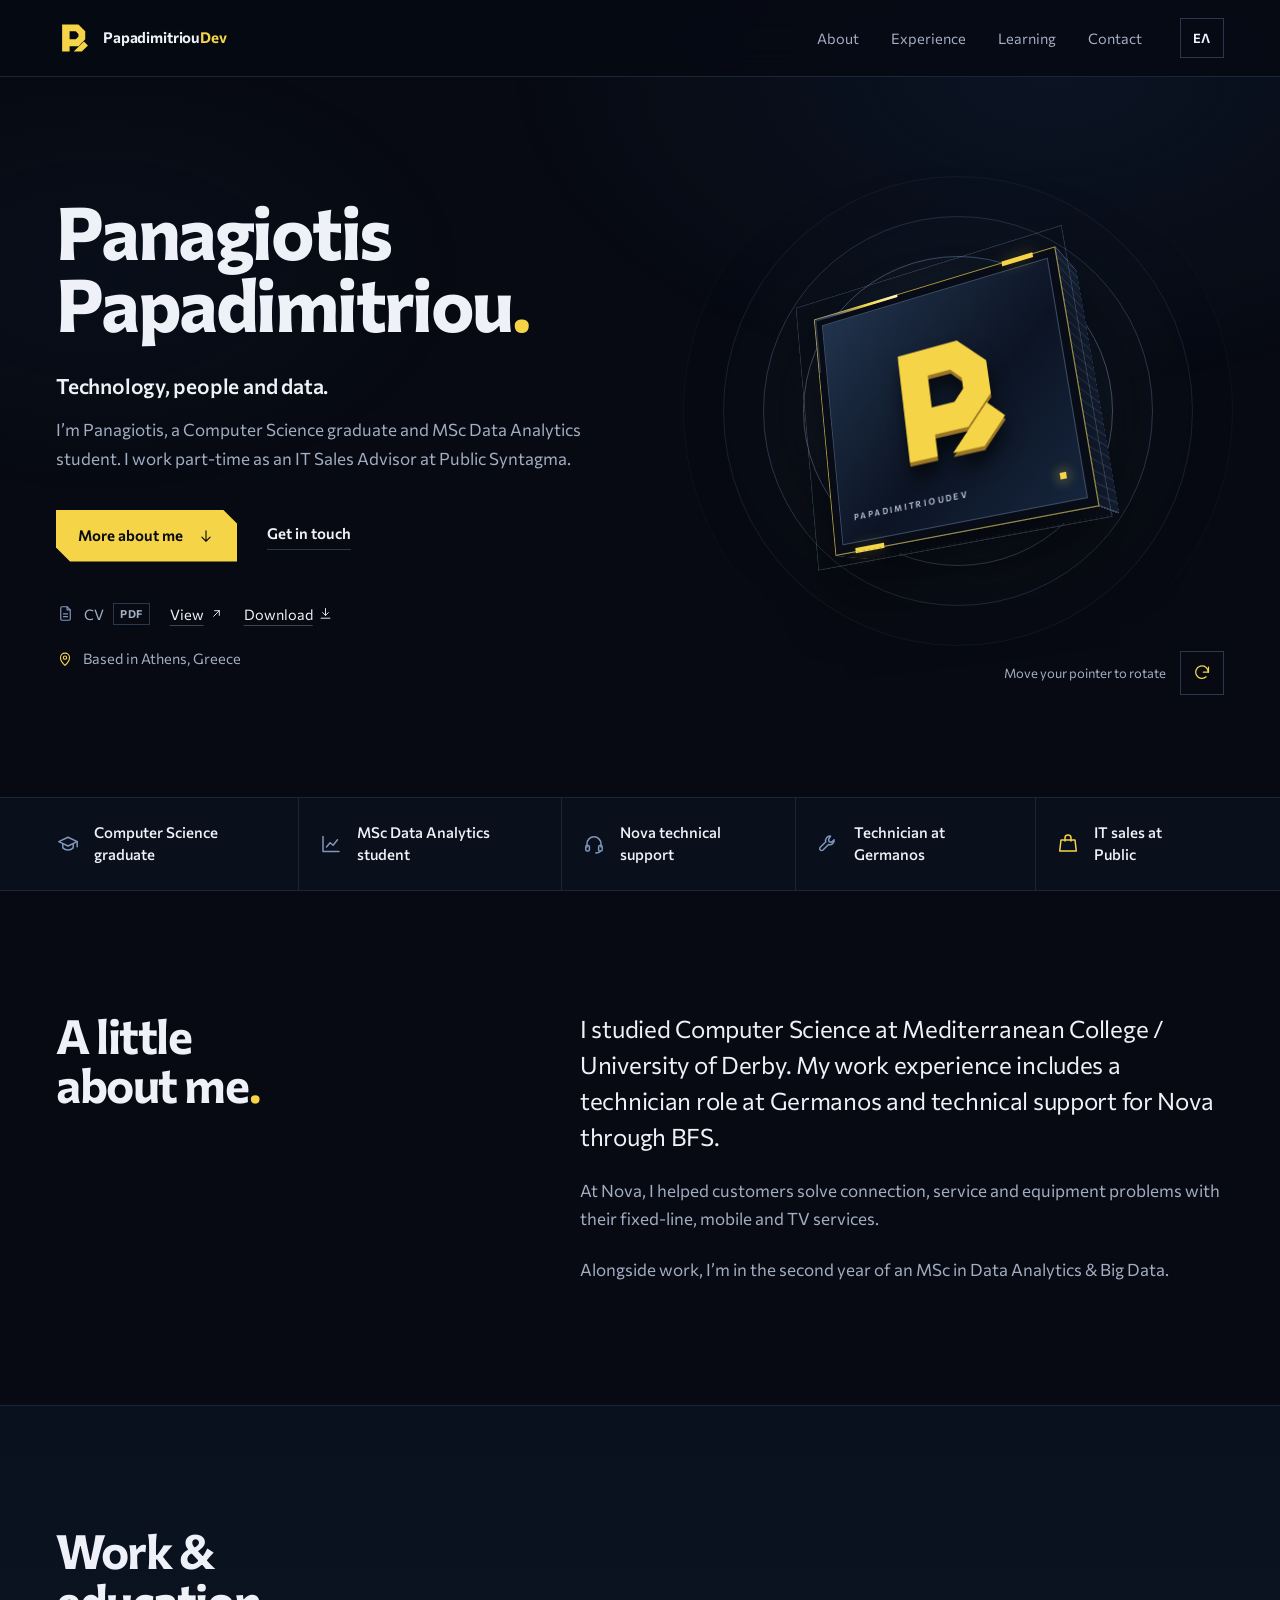
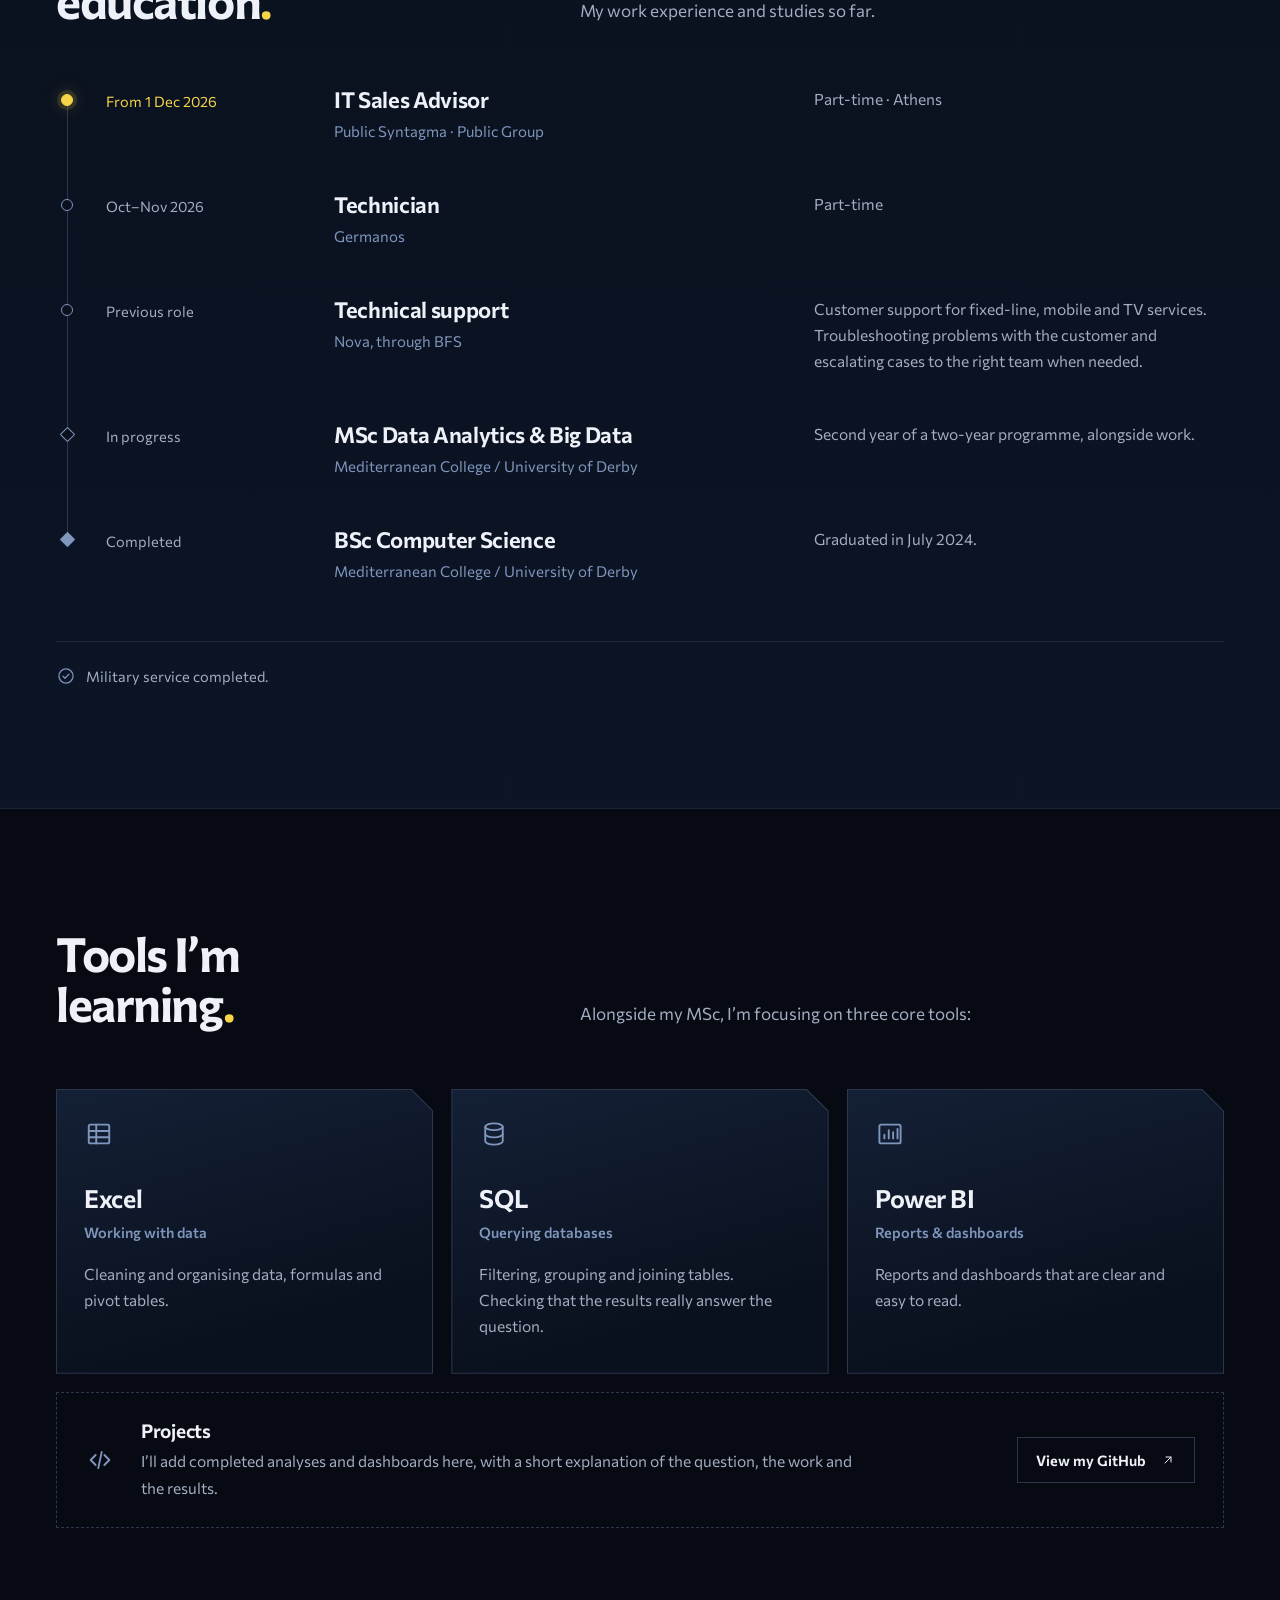
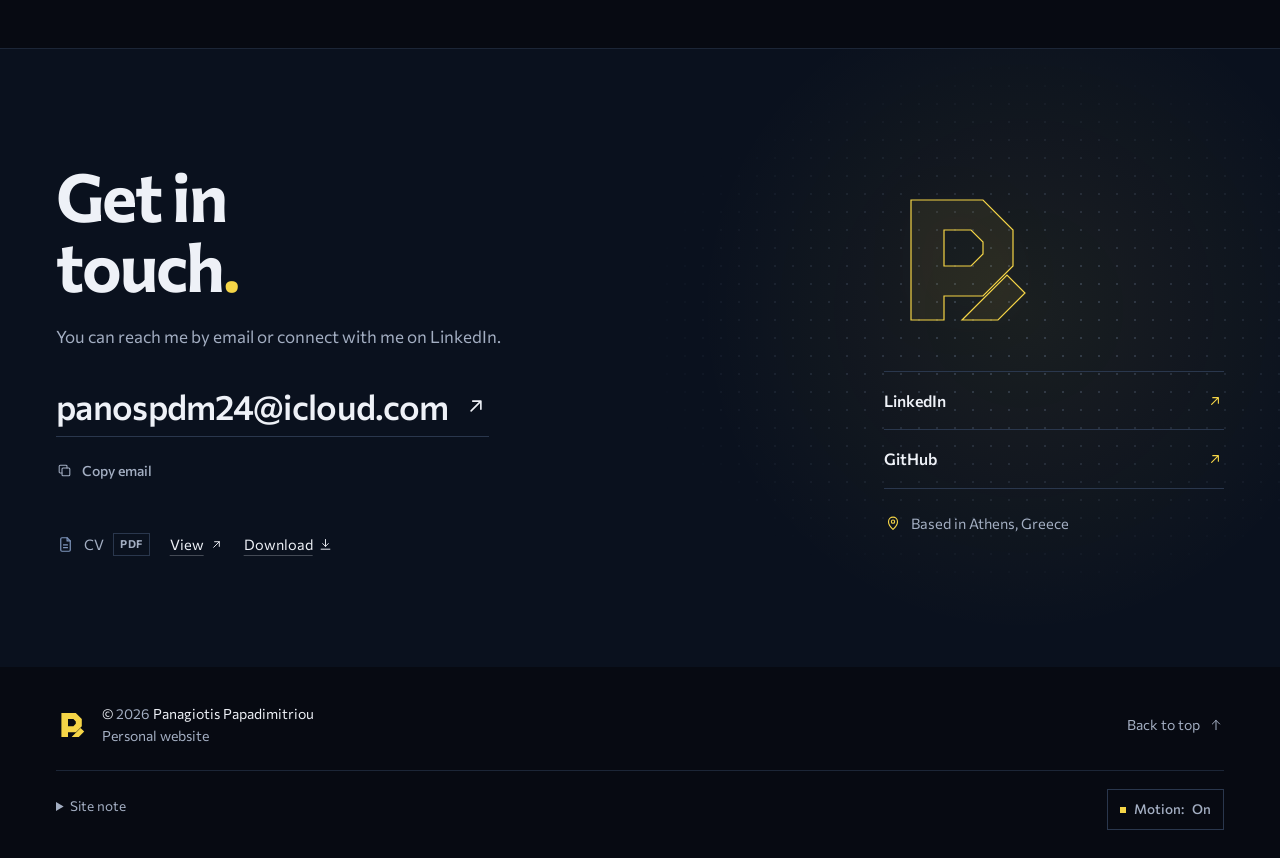
<file: index.html>
<!doctype html>
<html lang="en">
<head>
  <meta charset="utf-8">
  <meta name="viewport" content="width=device-width,initial-scale=1">
  <title>Panagiotis Papadimitriou — Personal website</title>
  <meta name="description" content="Panagiotis Papadimitriou: Computer Science graduate, MSc Data Analytics student and part-time IT Sales Advisor at Public Syntagma.">
  <meta name="theme-color" content="#070a12">
  <link rel="canonical" href="https://papadimitrioudev.netlify.app/">
  <link rel="alternate" hreflang="en" href="https://papadimitrioudev.netlify.app/">
  <link rel="alternate" hreflang="el" href="https://papadimitrioudev.netlify.app/el/">
  <link rel="alternate" hreflang="x-default" href="https://papadimitrioudev.netlify.app/">
  <meta property="og:type" content="website">
  <meta property="og:title" content="Panagiotis Papadimitriou — Personal website">
  <meta property="og:description" content="Panagiotis Papadimitriou: Computer Science graduate, MSc Data Analytics student and part-time IT Sales Advisor at Public Syntagma.">
  <meta property="og:url" content="https://papadimitrioudev.netlify.app/">
  <meta property="og:locale" content="en_GB">
  <meta property="og:image" content="https://papadimitrioudev.netlify.app/assets/social-card-v3.png">
  <meta property="og:image:width" content="1200">
  <meta property="og:image:height" content="630">
  <meta property="og:image:alt" content="PapadimitriouDev — Technology, people and data.">
  <meta name="twitter:card" content="summary_large_image">
  <link rel="icon" type="image/svg+xml" href="./assets/favicon-pdm.svg">
  <link rel="icon" type="image/png" sizes="32x32" href="./assets/favicon-pdm-32.png">
  <link rel="apple-touch-icon" href="./assets/apple-touch-icon-pdm.png">
  <link rel="preload" href="./assets/fonts/commissioner-latin.woff2" as="font" type="font/woff2" crossorigin>
  <link rel="stylesheet" href="./assets/styles.7972e7e29c5b.css">
  <script src="./assets/site.f7cbbc230e9a.js" defer></script>
</head>
<body id="top">
  <a class="skip-link" href="#main">Skip to content</a>
  <header class="site-header">
    <div class="container nav-bar">
      <a class="brand" href="#top" aria-label="Panagiotis Papadimitriou — home"><span class="brand-mark"><svg class="pdm-logo" viewBox="0 0 100 100" fill="currentColor" aria-hidden="true" focusable="false"><path fill-rule="evenodd" d="M18 90V10H66L86 30V54L66 74H40V90ZM40 30V54H58L66 46V38L58 30ZM52 90L82 60L94 72L76 90Z"/></svg></span><span class="brand-name">Papadimitriou<span>Dev</span></span></a>
      <nav class="nav-links" id="navigation" aria-label="Main navigation"><a href="#about">About</a><a href="#journey">Experience</a><a href="#direction">Learning</a><a href="#contact">Contact</a></nav>
      <div class="nav-actions">
        <a class="language" href="./el/" lang="el" hreflang="el" aria-label="Read in Greek">ΕΛ</a>
        <button class="menu-toggle" type="button" aria-expanded="false" aria-controls="navigation" data-open-label="Menu" data-close-label="Close"><span>Menu</span><i aria-hidden="true"></i></button>
      </div>
    </div>
    <div class="scroll-progress" aria-hidden="true"></div>
  </header>

  <main id="main">
    <section class="hero container" aria-labelledby="intro-title">
      <div class="hero-copy">
        <h1 id="intro-title" class="reveal reveal-1">Panagiotis<br>Papadimitriou<span class="dot">.</span></h1>
        <p class="hero-tagline reveal reveal-2">Technology, people and data.</p>
        <p class="hero-description reveal reveal-3">I’m Panagiotis, a Computer Science graduate and MSc Data Analytics student. I work part-time as an IT Sales Advisor at Public Syntagma.</p>
        <div class="hero-actions reveal reveal-4">
          <a class="button button-primary" href="#about"><span>More about me</span><svg viewBox="0 0 24 24" fill="none" stroke="currentColor" stroke-width="1.5" stroke-linecap="round" stroke-linejoin="round" aria-hidden="true" focusable="false"><path d="M12 5v14M6.5 13.5 12 19l5.5-5.5"/></svg></a>
          <a class="text-link" href="#contact">Get in touch</a>
        </div>
        <div class="hero-meta reveal reveal-5">
          <div class="cv-links">
            <span class="cv-label"><svg viewBox="0 0 24 24" fill="none" stroke="currentColor" stroke-width="1.5" stroke-linecap="round" stroke-linejoin="round" aria-hidden="true" focusable="false"><path d="M14 3.5H7.5A1.5 1.5 0 0 0 6 5v14a1.5 1.5 0 0 0 1.5 1.5h9A1.5 1.5 0 0 0 18 19V7.5z"/><path d="M14 3.5v4h4M9.5 12.5h5M9.5 16h5"/></svg>CV <span class="file-badge">PDF</span></span>
            <a href="./cv/Panagiotis_Papadimitriou_CV.pdf" target="_blank" rel="noopener" aria-label="View CV in a new tab">View<svg viewBox="0 0 24 24" fill="none" stroke="currentColor" stroke-width="1.5" stroke-linecap="round" stroke-linejoin="round" aria-hidden="true" focusable="false"><path d="M7.5 16.5 16.5 7.5M9 7.5h7.5V15"/></svg></a>
            <a href="./cv/Panagiotis_Papadimitriou_CV.pdf" download="Panagiotis_Papadimitriou_CV.pdf">Download<svg viewBox="0 0 24 24" fill="none" stroke="currentColor" stroke-width="1.5" stroke-linecap="round" stroke-linejoin="round" aria-hidden="true" focusable="false"><path d="M12 4v11M7.5 10.5 12 15l4.5-4.5M5 19.5h14"/></svg></a>
          </div>
          <p class="location"><svg viewBox="0 0 24 24" fill="none" stroke="currentColor" stroke-width="1.5" stroke-linecap="round" stroke-linejoin="round" aria-hidden="true" focusable="false"><path d="M12 20.5s-6-5.6-6-10.3a6 6 0 0 1 12 0c0 4.7-6 10.3-6 10.3z"/><circle cx="12" cy="10.2" r="2.2"/></svg><span>Based in Athens, Greece</span></p>
        </div>
      </div>
      <div class="identity reveal-scene">
        <div class="identity-art" aria-hidden="true">
          <div class="ripple"><span></span><span></span><span></span><span></span><span></span><span></span></div>
          <div class="scene-aura"></div>
          <div class="scene-float">
            <div class="scene-tilt">
              <div class="core">
                <div class="core-face core-back"><svg class="pdm-logo" viewBox="0 0 100 100" fill="currentColor" aria-hidden="true" focusable="false"><path fill-rule="evenodd" d="M18 90V10H66L86 30V54L66 74H40V90ZM40 30V54H58L66 46V38L58 30ZM52 90L82 60L94 72L76 90Z"/></svg></div>
                <div class="core-face core-left"></div>
                <div class="core-face core-right"></div>
                <div class="core-face core-top"></div>
                <div class="core-face core-bottom"></div>
                <div class="core-face core-front">
                  <div class="core-emblem"><svg class="pdm-logo" viewBox="0 0 100 100" fill="currentColor" aria-hidden="true" focusable="false"><path fill-rule="evenodd" d="M18 90V10H66L86 30V54L66 74H40V90ZM40 30V54H58L66 46V38L58 30ZM52 90L82 60L94 72L76 90Z"/></svg></div>
                  <span class="core-signature">PAPADIMITRIOUDEV</span>
                  <i class="core-led"></i>
                  <span class="border-beam"></span>
                </div>
                <div class="core-frame"></div>
              </div>
            </div>
          </div>
        </div>
        <div class="identity-bottom">
          <span class="scene-hint">Move your pointer to rotate</span>
          <button hidden class="rotate-button" type="button" aria-label="Rotate emblem" title="Rotate emblem"><svg viewBox="0 0 24 24" fill="none" stroke="currentColor" stroke-width="1.5" stroke-linecap="round" stroke-linejoin="round" aria-hidden="true" focusable="false"><path d="M19.5 11A7.5 7.5 0 1 0 17 16.6"/><path d="M19.8 4.8V11h-6.2"/></svg></button>
        </div>
      </div>
    </section>

    <div class="facts">
      <ul class="container facts-list">
        <li><svg viewBox="0 0 24 24" fill="none" stroke="currentColor" stroke-width="1.5" stroke-linecap="round" stroke-linejoin="round" aria-hidden="true" focusable="false"><path d="M2.8 9.6 12 5.2l9.2 4.4-9.2 4.4z"/><path d="M6.8 11.7v4.2c1.5 1.4 3.2 2.1 5.2 2.1s3.7-.7 5.2-2.1v-4.2"/><path d="M21.2 9.6v5.2"/></svg><span>Computer Science graduate</span></li>
        <li><svg viewBox="0 0 24 24" fill="none" stroke="currentColor" stroke-width="1.5" stroke-linecap="round" stroke-linejoin="round" aria-hidden="true" focusable="false"><path d="M4 4.5v15h16"/><path d="m7.5 15 3.6-4.3 3 2.6 4.4-5.6"/></svg><span>MSc Data Analytics student</span></li>
        <li><svg viewBox="0 0 24 24" fill="none" stroke="currentColor" stroke-width="1.5" stroke-linecap="round" stroke-linejoin="round" aria-hidden="true" focusable="false"><path d="M5 15v-3.2a7 7 0 0 1 14 0V15"/><rect x="3.8" y="13.6" width="3.6" height="5.4" rx="1.3"/><rect x="16.6" y="13.6" width="3.6" height="5.4" rx="1.3"/><path d="M18.4 19c-.5 1.3-2.1 1.9-4.6 1.9"/></svg><span>Nova technical support</span></li>
        <li><svg viewBox="0 0 24 24" fill="none" stroke="currentColor" stroke-width="1.5" stroke-linecap="round" stroke-linejoin="round" aria-hidden="true" focusable="false"><path d="M14.6 4.2a4.3 4.3 0 0 0-4.8 5.6l-5.5 5.5a1.9 1.9 0 0 0 2.7 2.7l5.5-5.5a4.3 4.3 0 0 0 5.6-4.8l-2.6 2.6-2.4-.5-.5-2.4z"/></svg><span>Technician at Germanos</span></li>
        <li class="is-current"><svg viewBox="0 0 24 24" fill="none" stroke="currentColor" stroke-width="1.5" stroke-linecap="round" stroke-linejoin="round" aria-hidden="true" focusable="false"><path d="M5 8h14l1.3 11H3.7L5 8zM9 9V6a3 3 0 0 1 6 0v3"/></svg><span>IT sales at Public</span></li>
      </ul>
    </div>

    <section class="section container about" id="about" aria-labelledby="about-title">
      <h2 id="about-title">A little<br>about me<span class="dot">.</span></h2>
      <div class="about-body">
        <p class="lead">I studied Computer Science at Mediterranean College / University of Derby. My work experience includes a technician role at Germanos and technical support for Nova through BFS.</p>
        <p>At Nova, I helped customers solve connection, service and equipment problems with their fixed-line, mobile and TV services.</p>
        <p>Alongside work, I’m in the second year of an MSc in Data Analytics &amp; Big Data.</p>
      </div>
    </section>

    <section class="journey-section" id="journey" aria-labelledby="journey-title">
      <div class="container section">
        <div class="section-intro">
          <h2 id="journey-title">Work &amp;<br>education<span class="dot">.</span></h2>
          <p>My work experience and studies so far.</p>
        </div>
        <ol class="timeline">
          <li class="timeline-row is-current">
            <span class="node node-work" aria-hidden="true"></span>
            <p class="timeline-status">From <time datetime="2026-12-01">1 Dec 2026</time></p>
            <div class="timeline-role">
              <h3>IT Sales Advisor</h3>
              <p>Public Syntagma · Public Group</p>
            </div>
            <p class="timeline-text">Part-time · Athens</p>
          </li>
          <li class="timeline-row">
            <span class="node node-work" aria-hidden="true"></span>
            <p class="timeline-status">Oct–Nov 2026</p>
            <div class="timeline-role">
              <h3>Technician</h3>
              <p>Germanos</p>
            </div>
            <p class="timeline-text">Part-time</p>
          </li>
          <li class="timeline-row">
            <span class="node node-work" aria-hidden="true"></span>
            <p class="timeline-status">Previous role</p>
            <div class="timeline-role">
              <h3>Technical support</h3>
              <p>Nova, through BFS</p>
            </div>
            <p class="timeline-text">Customer support for fixed-line, mobile and TV services. Troubleshooting problems with the customer and escalating cases to the right team when needed.</p>
          </li>
          <li class="timeline-row">
            <span class="node node-study" aria-hidden="true"></span>
            <p class="timeline-status">In progress</p>
            <div class="timeline-role">
              <h3>MSc Data Analytics &amp; Big Data</h3>
              <p>Mediterranean College / University of Derby</p>
            </div>
            <p class="timeline-text">Second year of a two-year programme, alongside work.</p>
          </li>
          <li class="timeline-row">
            <span class="node node-study is-done" aria-hidden="true"></span>
            <p class="timeline-status">Completed</p>
            <div class="timeline-role">
              <h3>BSc Computer Science</h3>
              <p>Mediterranean College / University of Derby</p>
            </div>
            <p class="timeline-text">Graduated in July 2024.</p>
          </li>
        </ol>
        <p class="service"><svg viewBox="0 0 24 24" fill="none" stroke="currentColor" stroke-width="1.5" stroke-linecap="round" stroke-linejoin="round" aria-hidden="true" focusable="false"><circle cx="12" cy="12" r="8.5"/><path d="m8.4 12.3 2.4 2.4 4.8-5"/></svg><span>Military service completed.</span></p>
      </div>
    </section>

    <section class="section container learning" id="direction" aria-labelledby="direction-title">
      <div class="section-intro">
        <h2 id="direction-title">Tools I’m<br>learning<span class="dot">.</span></h2>
        <p>Alongside my MSc, I’m focusing on three core tools:</p>
      </div>
      <div class="tools">
        <article class="tool-card">
          <svg viewBox="0 0 24 24" fill="none" stroke="currentColor" stroke-width="1.5" stroke-linecap="round" stroke-linejoin="round" aria-hidden="true" focusable="false"><rect x="3.8" y="4.5" width="16.4" height="15" rx="1.4"/><path d="M3.8 9.6h16.4M3.8 14.6h16.4M9.8 4.5v15"/></svg>
          <h3>Excel</h3>
          <p class="tool-focus">Working with data</p>
          <p>Cleaning and organising data, formulas and pivot&nbsp;tables.</p>
        </article>
        <article class="tool-card">
          <svg viewBox="0 0 24 24" fill="none" stroke="currentColor" stroke-width="1.5" stroke-linecap="round" stroke-linejoin="round" aria-hidden="true" focusable="false"><ellipse cx="12" cy="6.2" rx="7" ry="2.7"/><path d="M5 6.2v11.6c0 1.5 3.1 2.7 7 2.7s7-1.2 7-2.7V6.2"/><path d="M5 12c0 1.5 3.1 2.7 7 2.7s7-1.2 7-2.7"/></svg>
          <h3>SQL</h3>
          <p class="tool-focus">Querying databases</p>
          <p>Filtering, grouping and joining tables. Checking that the results really answer the question.</p>
        </article>
        <article class="tool-card">
          <svg viewBox="0 0 24 24" fill="none" stroke="currentColor" stroke-width="1.5" stroke-linecap="round" stroke-linejoin="round" aria-hidden="true" focusable="false"><rect x="3.5" y="4.5" width="17" height="15" rx="1.4"/><path d="M7.5 15.5v-3M11 15.5V9M14.5 15.5v-5M18 15.5V8"/></svg>
          <h3>Power BI</h3>
          <p class="tool-focus">Reports &amp; dashboards</p>
          <p>Reports and dashboards that are clear and easy to read.</p>
        </article>
      </div>
      <div class="projects-note">
        <svg viewBox="0 0 24 24" fill="none" stroke="currentColor" stroke-width="1.5" stroke-linecap="round" stroke-linejoin="round" aria-hidden="true" focusable="false"><path d="m8.5 8-4 4 4 4M15.5 8l4 4-4 4M13.4 5.5l-2.8 13"/></svg>
        <div>
          <h3>Projects</h3>
          <p>I’ll add completed analyses and dashboards here, with a short explanation of the question, the work and the results.</p>
        </div>
        <a class="button button-ghost" href="https://github.com/papadimitrioudev" target="_blank" rel="noopener noreferrer"><span>View my GitHub</span><svg viewBox="0 0 24 24" fill="none" stroke="currentColor" stroke-width="1.5" stroke-linecap="round" stroke-linejoin="round" aria-hidden="true" focusable="false"><path d="M7.5 16.5 16.5 7.5M9 7.5h7.5V15"/></svg></a>
      </div>
    </section>

    <section class="contact" id="contact" aria-labelledby="contact-title">
      <div class="container contact-inner">
        <div class="contact-main">
          <h2 id="contact-title">Get in<br>touch<span class="dot">.</span></h2>
          <p class="contact-description">You can reach me by email or connect with me on LinkedIn.</p>
          <a class="email-link" href="mailto:panospdm24@icloud.com"><span>panospdm24@icloud.com</span><svg viewBox="0 0 24 24" fill="none" stroke="currentColor" stroke-width="1.5" stroke-linecap="round" stroke-linejoin="round" aria-hidden="true" focusable="false"><path d="M7.5 16.5 16.5 7.5M9 7.5h7.5V15"/></svg></a>
          <button class="copy-email" hidden type="button" data-email="panospdm24@icloud.com" data-copied="Email copied" data-failed="Please select and copy the email address above." data-toast="Email address copied to clipboard."><svg viewBox="0 0 24 24" fill="none" stroke="currentColor" stroke-width="1.5" stroke-linecap="round" stroke-linejoin="round" aria-hidden="true" focusable="false"><rect x="8.5" y="8.5" width="11" height="11" rx="1.4"/><path d="M15.5 8.5V6A1.5 1.5 0 0 0 14 4.5H6A1.5 1.5 0 0 0 4.5 6v8A1.5 1.5 0 0 0 6 15.5h2.5"/></svg><span>Copy email</span></button>
          <p class="copy-status" role="status" aria-live="polite"></p>
          <div class="cv-links">
            <span class="cv-label"><svg viewBox="0 0 24 24" fill="none" stroke="currentColor" stroke-width="1.5" stroke-linecap="round" stroke-linejoin="round" aria-hidden="true" focusable="false"><path d="M14 3.5H7.5A1.5 1.5 0 0 0 6 5v14a1.5 1.5 0 0 0 1.5 1.5h9A1.5 1.5 0 0 0 18 19V7.5z"/><path d="M14 3.5v4h4M9.5 12.5h5M9.5 16h5"/></svg>CV <span class="file-badge">PDF</span></span>
            <a href="./cv/Panagiotis_Papadimitriou_CV.pdf" target="_blank" rel="noopener" aria-label="View CV in a new tab">View<svg viewBox="0 0 24 24" fill="none" stroke="currentColor" stroke-width="1.5" stroke-linecap="round" stroke-linejoin="round" aria-hidden="true" focusable="false"><path d="M7.5 16.5 16.5 7.5M9 7.5h7.5V15"/></svg></a>
            <a href="./cv/Panagiotis_Papadimitriou_CV.pdf" download="Panagiotis_Papadimitriou_CV.pdf">Download<svg viewBox="0 0 24 24" fill="none" stroke="currentColor" stroke-width="1.5" stroke-linecap="round" stroke-linejoin="round" aria-hidden="true" focusable="false"><path d="M12 4v11M7.5 10.5 12 15l4.5-4.5M5 19.5h14"/></svg></a>
          </div>
        </div>
        <div class="contact-side">
          <div class="contact-monogram" aria-hidden="true"><svg class="pdm-logo" viewBox="0 0 100 100" fill="currentColor" aria-hidden="true" focusable="false"><path fill-rule="evenodd" d="M18 90V10H66L86 30V54L66 74H40V90ZM40 30V54H58L66 46V38L58 30ZM52 90L82 60L94 72L76 90Z"/></svg></div>
          <div class="social-links">
            <a href="https://www.linkedin.com/in/panagiotis-papadimitriou2003" target="_blank" rel="noopener noreferrer">LinkedIn<svg viewBox="0 0 24 24" fill="none" stroke="currentColor" stroke-width="1.5" stroke-linecap="round" stroke-linejoin="round" aria-hidden="true" focusable="false"><path d="M7.5 16.5 16.5 7.5M9 7.5h7.5V15"/></svg></a>
            <a href="https://github.com/papadimitrioudev" target="_blank" rel="noopener noreferrer">GitHub<svg viewBox="0 0 24 24" fill="none" stroke="currentColor" stroke-width="1.5" stroke-linecap="round" stroke-linejoin="round" aria-hidden="true" focusable="false"><path d="M7.5 16.5 16.5 7.5M9 7.5h7.5V15"/></svg></a>
          </div>
          <p class="location"><svg viewBox="0 0 24 24" fill="none" stroke="currentColor" stroke-width="1.5" stroke-linecap="round" stroke-linejoin="round" aria-hidden="true" focusable="false"><path d="M12 20.5s-6-5.6-6-10.3a6 6 0 0 1 12 0c0 4.7-6 10.3-6 10.3z"/><circle cx="12" cy="10.2" r="2.2"/></svg><span>Based in Athens, Greece</span></p>
        </div>
      </div>
    </section>
  </main>

  <footer class="site-footer container">
    <div class="footer-top">
      <a class="brand-mark" href="#top" aria-label="Back to top"><svg class="pdm-logo" viewBox="0 0 100 100" fill="currentColor" aria-hidden="true" focusable="false"><path fill-rule="evenodd" d="M18 90V10H66L86 30V54L66 74H40V90ZM40 30V54H58L66 46V38L58 30ZM52 90L82 60L94 72L76 90Z"/></svg></a>
      <p>© <span data-year>2026</span> Panagiotis Papadimitriou<br><span>Personal website</span></p>
      <a class="back-top" href="#top">Back to top<svg viewBox="0 0 24 24" fill="none" stroke="currentColor" stroke-width="1.5" stroke-linecap="round" stroke-linejoin="round" aria-hidden="true" focusable="false"><path d="M12 19V5M6.5 10.5 12 5l5.5 5.5"/></svg></a>
    </div>
    <div class="footer-bottom">
      <details class="site-note"><summary>Site note</summary><p>Designed and built with AI assistance.</p></details>
      <button hidden class="motion-toggle" type="button" aria-label="Animated effects" aria-pressed="true" data-on="On" data-off="Off"><i aria-hidden="true"></i>Motion: <span>On</span></button>
    </div>
  </footer>
</body>
</html>
</file>
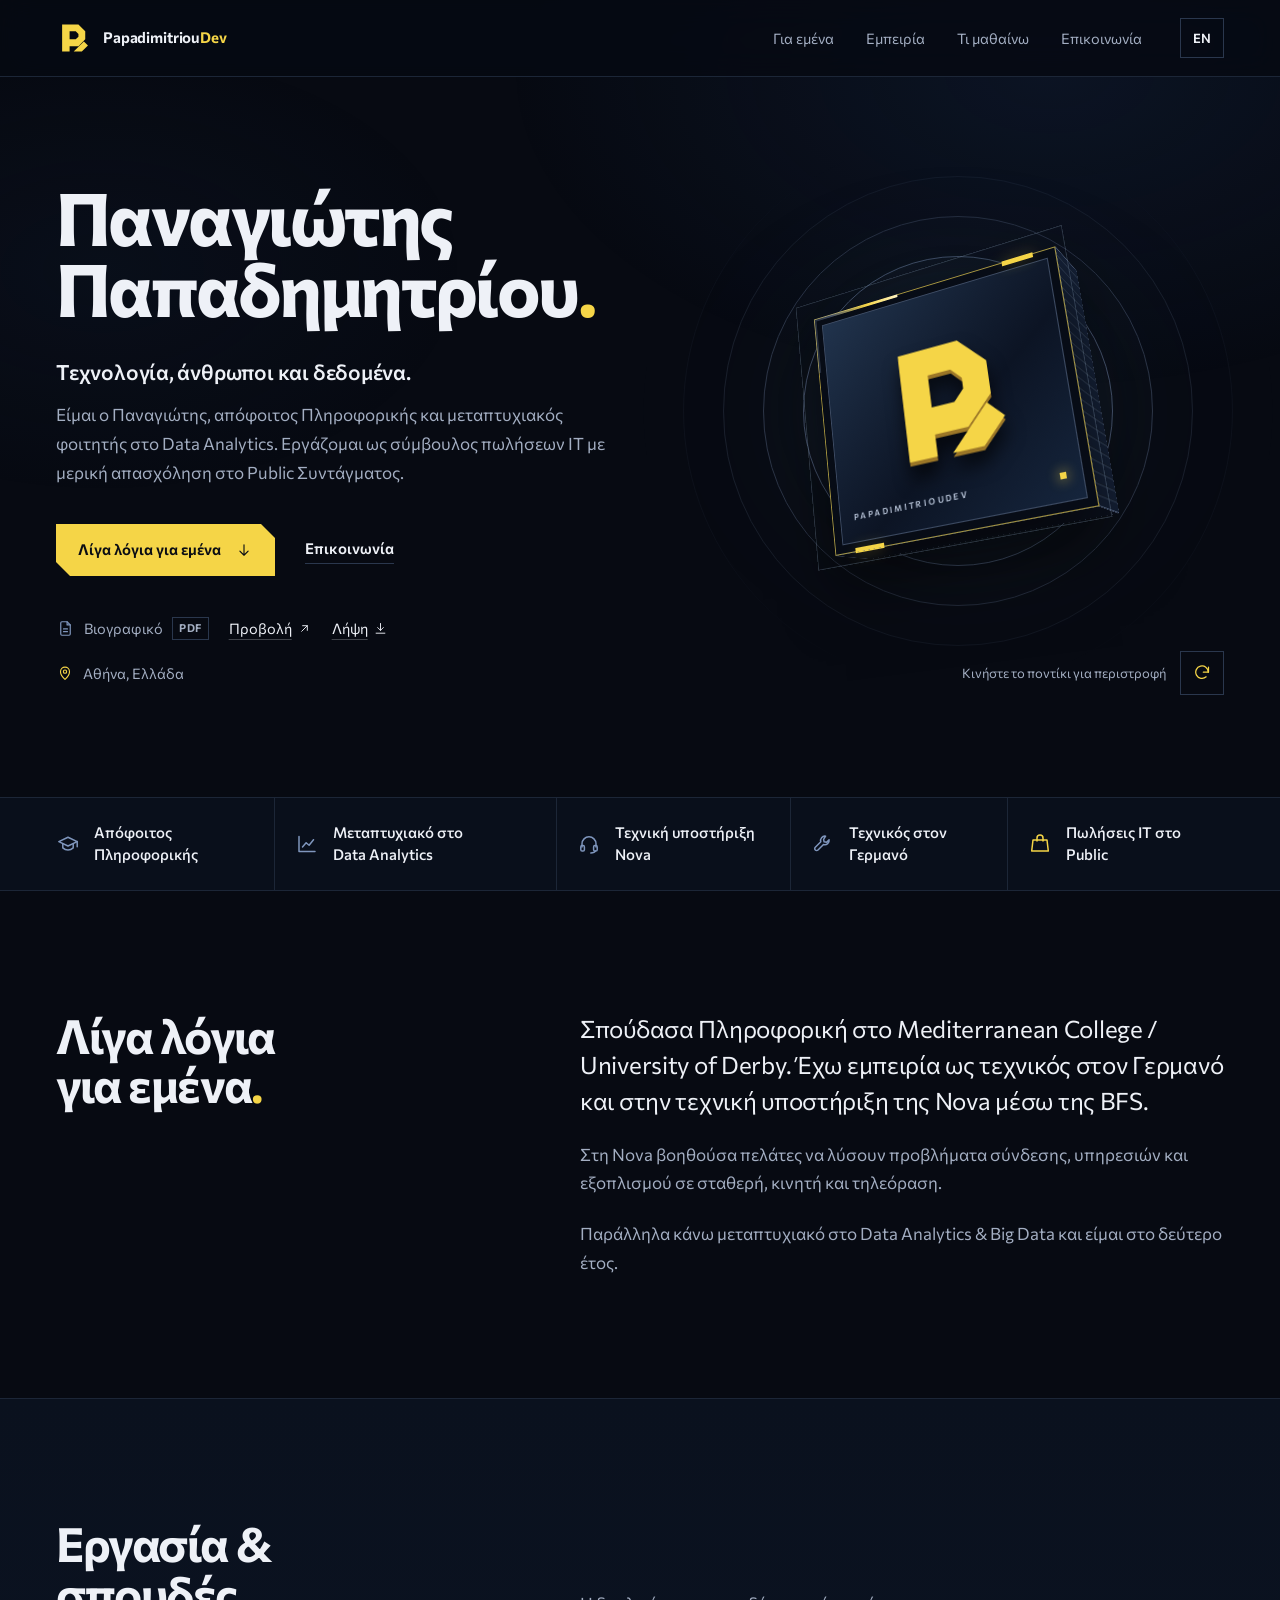
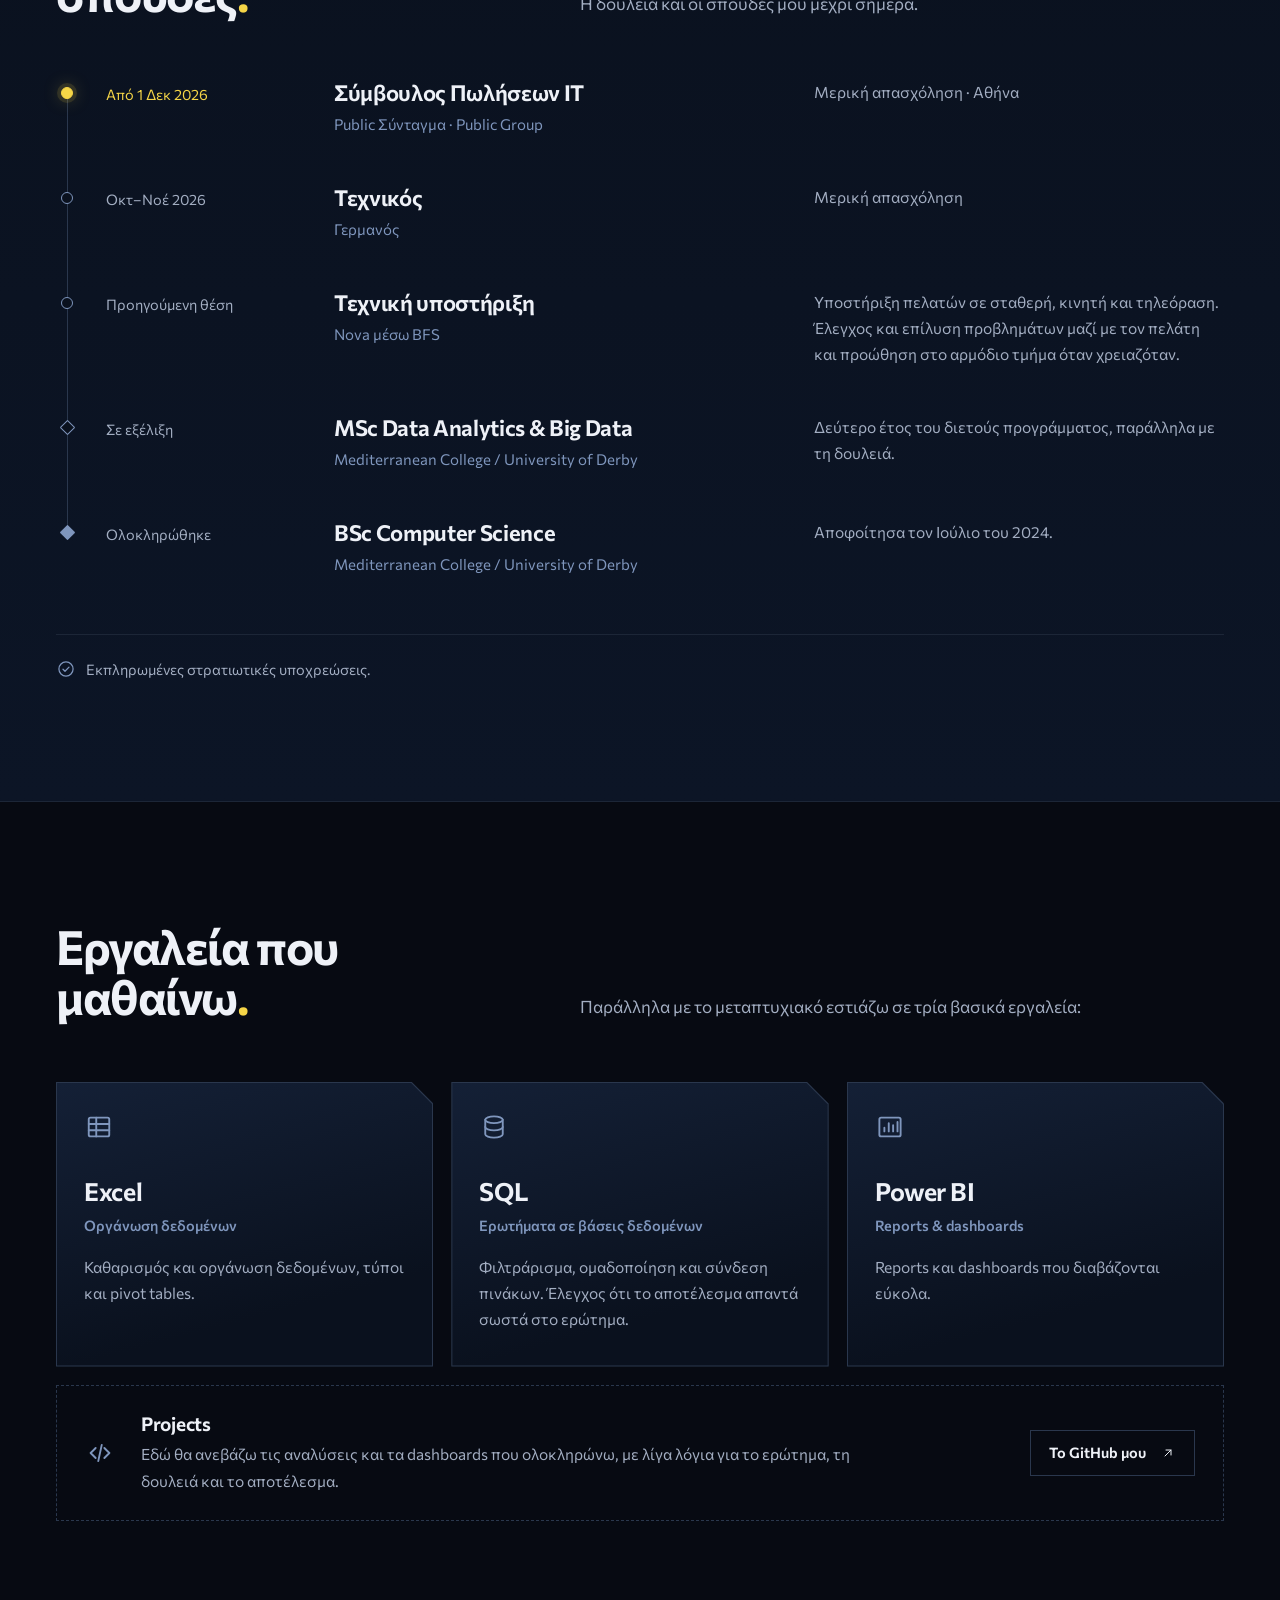
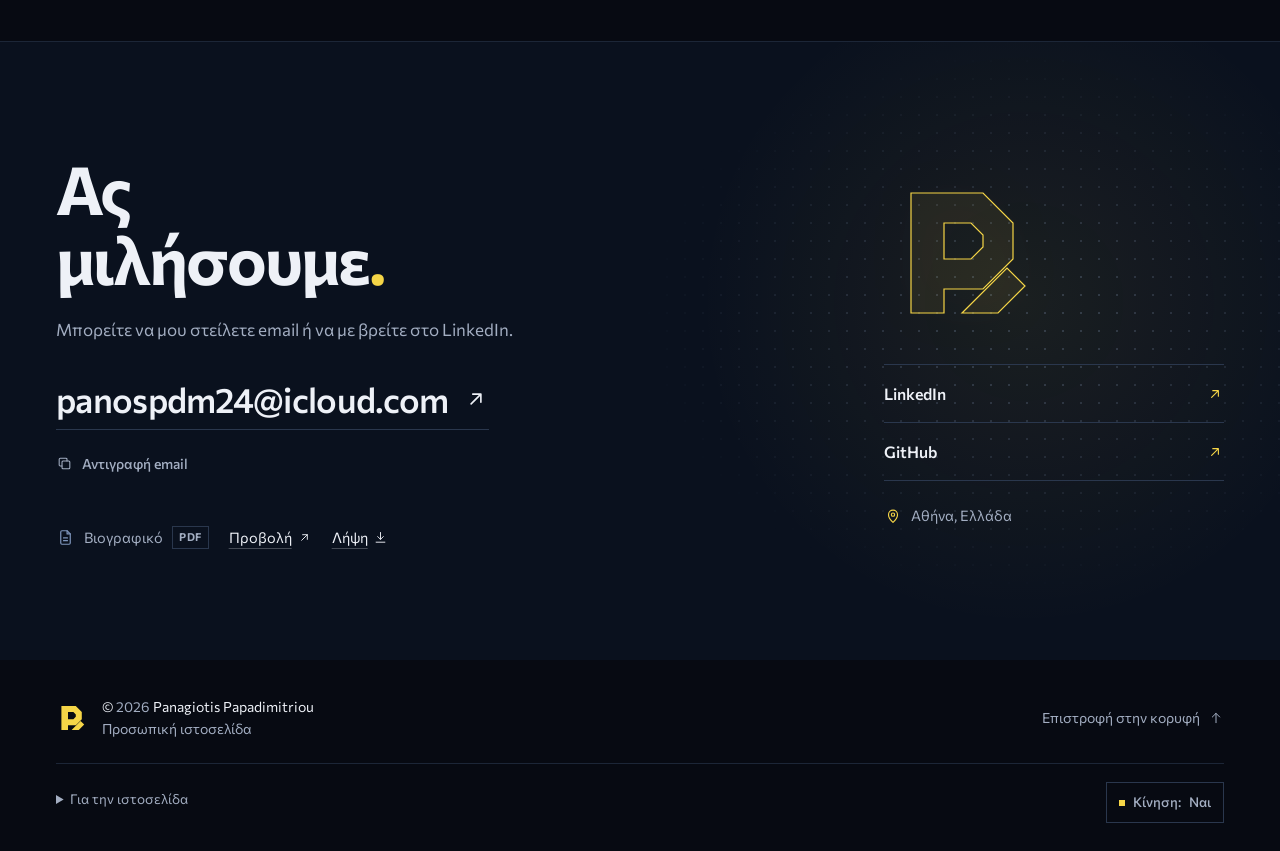
<file: el/index.html>
<!doctype html>
<html lang="el">
<head>
  <meta charset="utf-8">
  <meta name="viewport" content="width=device-width,initial-scale=1">
  <title>Παναγιώτης Παπαδημητρίου — Προσωπική ιστοσελίδα</title>
  <meta name="description" content="Παναγιώτης Παπαδημητρίου: απόφοιτος Πληροφορικής, μεταπτυχιακός φοιτητής στο Data Analytics και σύμβουλος πωλήσεων IT με μερική απασχόληση στο Public Συντάγματος.">
  <meta name="theme-color" content="#070a12">
  <link rel="canonical" href="https://papadimitrioudev.netlify.app/el/">
  <link rel="alternate" hreflang="en" href="https://papadimitrioudev.netlify.app/">
  <link rel="alternate" hreflang="el" href="https://papadimitrioudev.netlify.app/el/">
  <link rel="alternate" hreflang="x-default" href="https://papadimitrioudev.netlify.app/">
  <meta property="og:type" content="website">
  <meta property="og:title" content="Παναγιώτης Παπαδημητρίου — Προσωπική ιστοσελίδα">
  <meta property="og:description" content="Παναγιώτης Παπαδημητρίου: απόφοιτος Πληροφορικής, μεταπτυχιακός φοιτητής στο Data Analytics και σύμβουλος πωλήσεων IT με μερική απασχόληση στο Public Συντάγματος.">
  <meta property="og:url" content="https://papadimitrioudev.netlify.app/el/">
  <meta property="og:locale" content="el_GR">
  <meta property="og:image" content="https://papadimitrioudev.netlify.app/assets/social-card-v3.png">
  <meta property="og:image:width" content="1200">
  <meta property="og:image:height" content="630">
  <meta property="og:image:alt" content="PapadimitriouDev — Technology, people and data.">
  <meta name="twitter:card" content="summary_large_image">
  <link rel="icon" type="image/svg+xml" href="../assets/favicon-pdm.svg">
  <link rel="icon" type="image/png" sizes="32x32" href="../assets/favicon-pdm-32.png">
  <link rel="apple-touch-icon" href="../assets/apple-touch-icon-pdm.png">
  <link rel="preload" href="../assets/fonts/commissioner-greek.woff2" as="font" type="font/woff2" crossorigin>
  <link rel="preload" href="../assets/fonts/commissioner-latin.woff2" as="font" type="font/woff2" crossorigin>
  <link rel="stylesheet" href="../assets/styles.7972e7e29c5b.css">
  <script src="../assets/site.f7cbbc230e9a.js" defer></script>
</head>
<body id="top">
  <a class="skip-link" href="#main">Μετάβαση στο περιεχόμενο</a>
  <header class="site-header">
    <div class="container nav-bar">
      <a class="brand" href="#top" aria-label="Παναγιώτης Παπαδημητρίου — αρχική"><span class="brand-mark"><svg class="pdm-logo" viewBox="0 0 100 100" fill="currentColor" aria-hidden="true" focusable="false"><path fill-rule="evenodd" d="M18 90V10H66L86 30V54L66 74H40V90ZM40 30V54H58L66 46V38L58 30ZM52 90L82 60L94 72L76 90Z"/></svg></span><span class="brand-name">Papadimitriou<span>Dev</span></span></a>
      <nav class="nav-links" id="navigation" aria-label="Κύρια πλοήγηση"><a href="#about">Για εμένα</a><a href="#journey">Εμπειρία</a><a href="#direction">Τι μαθαίνω</a><a href="#contact">Επικοινωνία</a></nav>
      <div class="nav-actions">
        <a class="language" href="../" lang="en" hreflang="en" aria-label="Read in English">EN</a>
        <button class="menu-toggle" type="button" aria-expanded="false" aria-controls="navigation" data-open-label="Μενού" data-close-label="Κλείσιμο"><span>Μενού</span><i aria-hidden="true"></i></button>
      </div>
    </div>
    <div class="scroll-progress" aria-hidden="true"></div>
  </header>

  <main id="main">
    <section class="hero container" aria-labelledby="intro-title">
      <div class="hero-copy">
        <h1 id="intro-title" class="reveal reveal-1">Παναγιώτης<br>Παπαδημητρίου<span class="dot">.</span></h1>
        <p class="hero-tagline reveal reveal-2">Τεχνολογία, άνθρωποι και δεδομένα.</p>
        <p class="hero-description reveal reveal-3">Είμαι ο Παναγιώτης, απόφοιτος Πληροφορικής και μεταπτυχιακός φοιτητής στο Data Analytics. Εργάζομαι ως σύμβουλος πωλήσεων IT με μερική απασχόληση στο Public Συντάγματος.</p>
        <div class="hero-actions reveal reveal-4">
          <a class="button button-primary" href="#about"><span>Λίγα λόγια για εμένα</span><svg viewBox="0 0 24 24" fill="none" stroke="currentColor" stroke-width="1.5" stroke-linecap="round" stroke-linejoin="round" aria-hidden="true" focusable="false"><path d="M12 5v14M6.5 13.5 12 19l5.5-5.5"/></svg></a>
          <a class="text-link" href="#contact">Επικοινωνία</a>
        </div>
        <div class="hero-meta reveal reveal-5">
          <div class="cv-links">
            <span class="cv-label"><svg viewBox="0 0 24 24" fill="none" stroke="currentColor" stroke-width="1.5" stroke-linecap="round" stroke-linejoin="round" aria-hidden="true" focusable="false"><path d="M14 3.5H7.5A1.5 1.5 0 0 0 6 5v14a1.5 1.5 0 0 0 1.5 1.5h9A1.5 1.5 0 0 0 18 19V7.5z"/><path d="M14 3.5v4h4M9.5 12.5h5M9.5 16h5"/></svg>Βιογραφικό <span class="file-badge">PDF</span></span>
            <a href="../cv/Panagiotis_Papadimitriou_CV.pdf" target="_blank" rel="noopener" aria-label="Προβολή βιογραφικού σε νέα καρτέλα">Προβολή<svg viewBox="0 0 24 24" fill="none" stroke="currentColor" stroke-width="1.5" stroke-linecap="round" stroke-linejoin="round" aria-hidden="true" focusable="false"><path d="M7.5 16.5 16.5 7.5M9 7.5h7.5V15"/></svg></a>
            <a href="../cv/Panagiotis_Papadimitriou_CV.pdf" download="Panagiotis_Papadimitriou_CV.pdf">Λήψη<svg viewBox="0 0 24 24" fill="none" stroke="currentColor" stroke-width="1.5" stroke-linecap="round" stroke-linejoin="round" aria-hidden="true" focusable="false"><path d="M12 4v11M7.5 10.5 12 15l4.5-4.5M5 19.5h14"/></svg></a>
          </div>
          <p class="location"><svg viewBox="0 0 24 24" fill="none" stroke="currentColor" stroke-width="1.5" stroke-linecap="round" stroke-linejoin="round" aria-hidden="true" focusable="false"><path d="M12 20.5s-6-5.6-6-10.3a6 6 0 0 1 12 0c0 4.7-6 10.3-6 10.3z"/><circle cx="12" cy="10.2" r="2.2"/></svg><span>Αθήνα, Ελλάδα</span></p>
        </div>
      </div>
      <div class="identity reveal-scene">
        <div class="identity-art" aria-hidden="true">
          <div class="ripple"><span></span><span></span><span></span><span></span><span></span><span></span></div>
          <div class="scene-aura"></div>
          <div class="scene-float">
            <div class="scene-tilt">
              <div class="core">
                <div class="core-face core-back"><svg class="pdm-logo" viewBox="0 0 100 100" fill="currentColor" aria-hidden="true" focusable="false"><path fill-rule="evenodd" d="M18 90V10H66L86 30V54L66 74H40V90ZM40 30V54H58L66 46V38L58 30ZM52 90L82 60L94 72L76 90Z"/></svg></div>
                <div class="core-face core-left"></div>
                <div class="core-face core-right"></div>
                <div class="core-face core-top"></div>
                <div class="core-face core-bottom"></div>
                <div class="core-face core-front">
                  <div class="core-emblem"><svg class="pdm-logo" viewBox="0 0 100 100" fill="currentColor" aria-hidden="true" focusable="false"><path fill-rule="evenodd" d="M18 90V10H66L86 30V54L66 74H40V90ZM40 30V54H58L66 46V38L58 30ZM52 90L82 60L94 72L76 90Z"/></svg></div>
                  <span class="core-signature">PAPADIMITRIOUDEV</span>
                  <i class="core-led"></i>
                  <span class="border-beam"></span>
                </div>
                <div class="core-frame"></div>
              </div>
            </div>
          </div>
        </div>
        <div class="identity-bottom">
          <span class="scene-hint">Κινήστε το ποντίκι για περιστροφή</span>
          <button hidden class="rotate-button" type="button" aria-label="Περιστροφή" title="Περιστροφή"><svg viewBox="0 0 24 24" fill="none" stroke="currentColor" stroke-width="1.5" stroke-linecap="round" stroke-linejoin="round" aria-hidden="true" focusable="false"><path d="M19.5 11A7.5 7.5 0 1 0 17 16.6"/><path d="M19.8 4.8V11h-6.2"/></svg></button>
        </div>
      </div>
    </section>

    <div class="facts">
      <ul class="container facts-list">
        <li><svg viewBox="0 0 24 24" fill="none" stroke="currentColor" stroke-width="1.5" stroke-linecap="round" stroke-linejoin="round" aria-hidden="true" focusable="false"><path d="M2.8 9.6 12 5.2l9.2 4.4-9.2 4.4z"/><path d="M6.8 11.7v4.2c1.5 1.4 3.2 2.1 5.2 2.1s3.7-.7 5.2-2.1v-4.2"/><path d="M21.2 9.6v5.2"/></svg><span>Απόφοιτος Πληροφορικής</span></li>
        <li><svg viewBox="0 0 24 24" fill="none" stroke="currentColor" stroke-width="1.5" stroke-linecap="round" stroke-linejoin="round" aria-hidden="true" focusable="false"><path d="M4 4.5v15h16"/><path d="m7.5 15 3.6-4.3 3 2.6 4.4-5.6"/></svg><span>Μεταπτυχιακό στο Data&nbsp;Analytics</span></li>
        <li><svg viewBox="0 0 24 24" fill="none" stroke="currentColor" stroke-width="1.5" stroke-linecap="round" stroke-linejoin="round" aria-hidden="true" focusable="false"><path d="M5 15v-3.2a7 7 0 0 1 14 0V15"/><rect x="3.8" y="13.6" width="3.6" height="5.4" rx="1.3"/><rect x="16.6" y="13.6" width="3.6" height="5.4" rx="1.3"/><path d="M18.4 19c-.5 1.3-2.1 1.9-4.6 1.9"/></svg><span>Τεχνική υποστήριξη Nova</span></li>
        <li><svg viewBox="0 0 24 24" fill="none" stroke="currentColor" stroke-width="1.5" stroke-linecap="round" stroke-linejoin="round" aria-hidden="true" focusable="false"><path d="M14.6 4.2a4.3 4.3 0 0 0-4.8 5.6l-5.5 5.5a1.9 1.9 0 0 0 2.7 2.7l5.5-5.5a4.3 4.3 0 0 0 5.6-4.8l-2.6 2.6-2.4-.5-.5-2.4z"/></svg><span>Τεχνικός στον Γερμανό</span></li>
        <li class="is-current"><svg viewBox="0 0 24 24" fill="none" stroke="currentColor" stroke-width="1.5" stroke-linecap="round" stroke-linejoin="round" aria-hidden="true" focusable="false"><path d="M5 8h14l1.3 11H3.7L5 8zM9 9V6a3 3 0 0 1 6 0v3"/></svg><span>Πωλήσεις IT στο Public</span></li>
      </ul>
    </div>

    <section class="section container about" id="about" aria-labelledby="about-title">
      <h2 id="about-title">Λίγα λόγια<br>για εμένα<span class="dot">.</span></h2>
      <div class="about-body">
        <p class="lead">Σπούδασα Πληροφορική στο Mediterranean College / University of Derby. Έχω εμπειρία ως τεχνικός στον Γερμανό και στην τεχνική υποστήριξη της Nova μέσω της BFS.</p>
        <p>Στη Nova βοηθούσα πελάτες να λύσουν προβλήματα σύνδεσης, υπηρεσιών και εξοπλισμού σε σταθερή, κινητή και τηλεόραση.</p>
        <p>Παράλληλα κάνω μεταπτυχιακό στο Data Analytics &amp; Big Data και είμαι στο δεύτερο έτος.</p>
      </div>
    </section>

    <section class="journey-section" id="journey" aria-labelledby="journey-title">
      <div class="container section">
        <div class="section-intro">
          <h2 id="journey-title">Εργασία &amp;<br>σπουδές<span class="dot">.</span></h2>
          <p>Η δουλειά και οι σπουδές μου μέχρι σήμερα.</p>
        </div>
        <ol class="timeline">
          <li class="timeline-row is-current">
            <span class="node node-work" aria-hidden="true"></span>
            <p class="timeline-status">Από <time datetime="2026-12-01">1 Δεκ 2026</time></p>
            <div class="timeline-role">
              <h3>Σύμβουλος Πωλήσεων IT</h3>
              <p>Public Σύνταγμα · Public Group</p>
            </div>
            <p class="timeline-text">Μερική απασχόληση · Αθήνα</p>
          </li>
          <li class="timeline-row">
            <span class="node node-work" aria-hidden="true"></span>
            <p class="timeline-status">Οκτ–Νοέ 2026</p>
            <div class="timeline-role">
              <h3>Τεχνικός</h3>
              <p>Γερμανός</p>
            </div>
            <p class="timeline-text">Μερική απασχόληση</p>
          </li>
          <li class="timeline-row">
            <span class="node node-work" aria-hidden="true"></span>
            <p class="timeline-status">Προηγούμενη θέση</p>
            <div class="timeline-role">
              <h3>Τεχνική υποστήριξη</h3>
              <p>Nova μέσω BFS</p>
            </div>
            <p class="timeline-text">Υποστήριξη πελατών σε σταθερή, κινητή και τηλεόραση. Έλεγχος και επίλυση προβλημάτων μαζί με τον πελάτη και προώθηση στο αρμόδιο τμήμα όταν χρειαζόταν.</p>
          </li>
          <li class="timeline-row">
            <span class="node node-study" aria-hidden="true"></span>
            <p class="timeline-status">Σε εξέλιξη</p>
            <div class="timeline-role">
              <h3>MSc Data Analytics &amp; Big Data</h3>
              <p>Mediterranean College / University of Derby</p>
            </div>
            <p class="timeline-text">Δεύτερο έτος του διετούς προγράμματος, παράλληλα με τη δουλειά.</p>
          </li>
          <li class="timeline-row">
            <span class="node node-study is-done" aria-hidden="true"></span>
            <p class="timeline-status">Ολοκληρώθηκε</p>
            <div class="timeline-role">
              <h3>BSc Computer Science</h3>
              <p>Mediterranean College / University of Derby</p>
            </div>
            <p class="timeline-text">Αποφοίτησα τον Ιούλιο του 2024.</p>
          </li>
        </ol>
        <p class="service"><svg viewBox="0 0 24 24" fill="none" stroke="currentColor" stroke-width="1.5" stroke-linecap="round" stroke-linejoin="round" aria-hidden="true" focusable="false"><circle cx="12" cy="12" r="8.5"/><path d="m8.4 12.3 2.4 2.4 4.8-5"/></svg><span>Εκπληρωμένες στρατιωτικές υποχρεώσεις.</span></p>
      </div>
    </section>

    <section class="section container learning" id="direction" aria-labelledby="direction-title">
      <div class="section-intro">
        <h2 id="direction-title">Εργαλεία που<br>μαθαίνω<span class="dot">.</span></h2>
        <p>Παράλληλα με το μεταπτυχιακό εστιάζω σε τρία βασικά εργαλεία:</p>
      </div>
      <div class="tools">
        <article class="tool-card">
          <svg viewBox="0 0 24 24" fill="none" stroke="currentColor" stroke-width="1.5" stroke-linecap="round" stroke-linejoin="round" aria-hidden="true" focusable="false"><rect x="3.8" y="4.5" width="16.4" height="15" rx="1.4"/><path d="M3.8 9.6h16.4M3.8 14.6h16.4M9.8 4.5v15"/></svg>
          <h3>Excel</h3>
          <p class="tool-focus">Οργάνωση δεδομένων</p>
          <p>Καθαρισμός και οργάνωση δεδομένων, τύποι και pivot&nbsp;tables.</p>
        </article>
        <article class="tool-card">
          <svg viewBox="0 0 24 24" fill="none" stroke="currentColor" stroke-width="1.5" stroke-linecap="round" stroke-linejoin="round" aria-hidden="true" focusable="false"><ellipse cx="12" cy="6.2" rx="7" ry="2.7"/><path d="M5 6.2v11.6c0 1.5 3.1 2.7 7 2.7s7-1.2 7-2.7V6.2"/><path d="M5 12c0 1.5 3.1 2.7 7 2.7s7-1.2 7-2.7"/></svg>
          <h3>SQL</h3>
          <p class="tool-focus">Ερωτήματα σε βάσεις δεδομένων</p>
          <p>Φιλτράρισμα, ομαδοποίηση και σύνδεση πινάκων. Έλεγχος ότι το αποτέλεσμα απαντά σωστά στο ερώτημα.</p>
        </article>
        <article class="tool-card">
          <svg viewBox="0 0 24 24" fill="none" stroke="currentColor" stroke-width="1.5" stroke-linecap="round" stroke-linejoin="round" aria-hidden="true" focusable="false"><rect x="3.5" y="4.5" width="17" height="15" rx="1.4"/><path d="M7.5 15.5v-3M11 15.5V9M14.5 15.5v-5M18 15.5V8"/></svg>
          <h3>Power BI</h3>
          <p class="tool-focus">Reports &amp; dashboards</p>
          <p>Reports και dashboards που διαβάζονται εύκολα.</p>
        </article>
      </div>
      <div class="projects-note">
        <svg viewBox="0 0 24 24" fill="none" stroke="currentColor" stroke-width="1.5" stroke-linecap="round" stroke-linejoin="round" aria-hidden="true" focusable="false"><path d="m8.5 8-4 4 4 4M15.5 8l4 4-4 4M13.4 5.5l-2.8 13"/></svg>
        <div>
          <h3>Projects</h3>
          <p>Εδώ θα ανεβάζω τις αναλύσεις και τα dashboards που ολοκληρώνω, με λίγα λόγια για το ερώτημα, τη δουλειά και το αποτέλεσμα.</p>
        </div>
        <a class="button button-ghost" href="https://github.com/papadimitrioudev" target="_blank" rel="noopener noreferrer"><span>Το GitHub μου</span><svg viewBox="0 0 24 24" fill="none" stroke="currentColor" stroke-width="1.5" stroke-linecap="round" stroke-linejoin="round" aria-hidden="true" focusable="false"><path d="M7.5 16.5 16.5 7.5M9 7.5h7.5V15"/></svg></a>
      </div>
    </section>

    <section class="contact" id="contact" aria-labelledby="contact-title">
      <div class="container contact-inner">
        <div class="contact-main">
          <h2 id="contact-title">Ας<br>μιλήσουμε<span class="dot">.</span></h2>
          <p class="contact-description">Μπορείτε να μου στείλετε email ή να με βρείτε στο LinkedIn.</p>
          <a class="email-link" href="mailto:panospdm24@icloud.com"><span>panospdm24@icloud.com</span><svg viewBox="0 0 24 24" fill="none" stroke="currentColor" stroke-width="1.5" stroke-linecap="round" stroke-linejoin="round" aria-hidden="true" focusable="false"><path d="M7.5 16.5 16.5 7.5M9 7.5h7.5V15"/></svg></a>
          <button class="copy-email" hidden type="button" data-email="panospdm24@icloud.com" data-copied="Αντιγράφηκε" data-failed="Δεν έγινε η αντιγραφή. Μπορείτε να αντιγράψετε τη διεύθυνση από πάνω." data-toast="Η διεύθυνση email αντιγράφηκε."><svg viewBox="0 0 24 24" fill="none" stroke="currentColor" stroke-width="1.5" stroke-linecap="round" stroke-linejoin="round" aria-hidden="true" focusable="false"><rect x="8.5" y="8.5" width="11" height="11" rx="1.4"/><path d="M15.5 8.5V6A1.5 1.5 0 0 0 14 4.5H6A1.5 1.5 0 0 0 4.5 6v8A1.5 1.5 0 0 0 6 15.5h2.5"/></svg><span>Αντιγραφή email</span></button>
          <p class="copy-status" role="status" aria-live="polite"></p>
          <div class="cv-links">
            <span class="cv-label"><svg viewBox="0 0 24 24" fill="none" stroke="currentColor" stroke-width="1.5" stroke-linecap="round" stroke-linejoin="round" aria-hidden="true" focusable="false"><path d="M14 3.5H7.5A1.5 1.5 0 0 0 6 5v14a1.5 1.5 0 0 0 1.5 1.5h9A1.5 1.5 0 0 0 18 19V7.5z"/><path d="M14 3.5v4h4M9.5 12.5h5M9.5 16h5"/></svg>Βιογραφικό <span class="file-badge">PDF</span></span>
            <a href="../cv/Panagiotis_Papadimitriou_CV.pdf" target="_blank" rel="noopener" aria-label="Προβολή βιογραφικού σε νέα καρτέλα">Προβολή<svg viewBox="0 0 24 24" fill="none" stroke="currentColor" stroke-width="1.5" stroke-linecap="round" stroke-linejoin="round" aria-hidden="true" focusable="false"><path d="M7.5 16.5 16.5 7.5M9 7.5h7.5V15"/></svg></a>
            <a href="../cv/Panagiotis_Papadimitriou_CV.pdf" download="Panagiotis_Papadimitriou_CV.pdf">Λήψη<svg viewBox="0 0 24 24" fill="none" stroke="currentColor" stroke-width="1.5" stroke-linecap="round" stroke-linejoin="round" aria-hidden="true" focusable="false"><path d="M12 4v11M7.5 10.5 12 15l4.5-4.5M5 19.5h14"/></svg></a>
          </div>
        </div>
        <div class="contact-side">
          <div class="contact-monogram" aria-hidden="true"><svg class="pdm-logo" viewBox="0 0 100 100" fill="currentColor" aria-hidden="true" focusable="false"><path fill-rule="evenodd" d="M18 90V10H66L86 30V54L66 74H40V90ZM40 30V54H58L66 46V38L58 30ZM52 90L82 60L94 72L76 90Z"/></svg></div>
          <div class="social-links">
            <a href="https://www.linkedin.com/in/panagiotis-papadimitriou2003" target="_blank" rel="noopener noreferrer">LinkedIn<svg viewBox="0 0 24 24" fill="none" stroke="currentColor" stroke-width="1.5" stroke-linecap="round" stroke-linejoin="round" aria-hidden="true" focusable="false"><path d="M7.5 16.5 16.5 7.5M9 7.5h7.5V15"/></svg></a>
            <a href="https://github.com/papadimitrioudev" target="_blank" rel="noopener noreferrer">GitHub<svg viewBox="0 0 24 24" fill="none" stroke="currentColor" stroke-width="1.5" stroke-linecap="round" stroke-linejoin="round" aria-hidden="true" focusable="false"><path d="M7.5 16.5 16.5 7.5M9 7.5h7.5V15"/></svg></a>
          </div>
          <p class="location"><svg viewBox="0 0 24 24" fill="none" stroke="currentColor" stroke-width="1.5" stroke-linecap="round" stroke-linejoin="round" aria-hidden="true" focusable="false"><path d="M12 20.5s-6-5.6-6-10.3a6 6 0 0 1 12 0c0 4.7-6 10.3-6 10.3z"/><circle cx="12" cy="10.2" r="2.2"/></svg><span>Αθήνα, Ελλάδα</span></p>
        </div>
      </div>
    </section>
  </main>

  <footer class="site-footer container">
    <div class="footer-top">
      <a class="brand-mark" href="#top" aria-label="Επιστροφή στην κορυφή"><svg class="pdm-logo" viewBox="0 0 100 100" fill="currentColor" aria-hidden="true" focusable="false"><path fill-rule="evenodd" d="M18 90V10H66L86 30V54L66 74H40V90ZM40 30V54H58L66 46V38L58 30ZM52 90L82 60L94 72L76 90Z"/></svg></a>
      <p>© <span data-year>2026</span> Panagiotis Papadimitriou<br><span>Προσωπική ιστοσελίδα</span></p>
      <a class="back-top" href="#top">Επιστροφή στην κορυφή<svg viewBox="0 0 24 24" fill="none" stroke="currentColor" stroke-width="1.5" stroke-linecap="round" stroke-linejoin="round" aria-hidden="true" focusable="false"><path d="M12 19V5M6.5 10.5 12 5l5.5 5.5"/></svg></a>
    </div>
    <div class="footer-bottom">
      <details class="site-note"><summary>Για την ιστοσελίδα</summary><p>Σχεδιασμός και ανάπτυξη με τη βοήθεια AI.</p></details>
      <button hidden class="motion-toggle" type="button" aria-label="Κινούμενα εφέ" aria-pressed="true" data-on="Ναι" data-off="Όχι"><i aria-hidden="true"></i>Κίνηση: <span>Ναι</span></button>
    </div>
  </footer>
</body>
</html>
</file>
<file: assets/styles.7972e7e29c5b.css>
/*
  PapadimitriouDev — personal website styles.
  Typeface: Commissioner by Kostas Bartsokas (SIL Open Font License, see assets/fonts/OFL.txt).
  Several effects are adapted from Magic UI components (MIT licence, magicui.design):
  Blur Fade, Ripple, Border Beam, Shiny Button, Magic Card, Animated Beam,
  Pulsating ripple, Scroll Progress and Dot Pattern. They are rebuilt here in plain CSS/JS.
*/

/* ---------- Fonts ---------- */
@font-face {
  font-family: 'Commissioner';
  src: url('fonts/commissioner-latin.woff2') format('woff2');
  font-weight: 100 900;
  font-style: normal;
  font-display: swap;
  unicode-range: U+0000-00FF, U+0131, U+0152-0153, U+02BB-02BC, U+02C6, U+02DA, U+02DC, U+0304, U+0308, U+0329, U+2000-206F, U+20AC, U+2122, U+2191, U+2193, U+2212, U+2215, U+FEFF, U+FFFD;
}
@font-face {
  font-family: 'Commissioner';
  src: url('fonts/commissioner-greek.woff2') format('woff2');
  font-weight: 100 900;
  font-style: normal;
  font-display: swap;
  unicode-range: U+0370-0377, U+037A-037F, U+0384-038A, U+038C, U+038E-03A1, U+03A3-03FF;
}

/* ---------- Tokens ---------- */
:root {
  color-scheme: dark;
  --night: #070a12;
  --deep: #0a111e;
  --surface: #0f1829;
  --surface-2: #142036;
  --paper: #eef1f7;
  --mist: #a3aec2;
  --steel: #7f96bd;
  --signal: #f5d547;
  --line: #1c2637;
  --line-strong: #2a374d;
  --font: 'Commissioner', 'Segoe UI', system-ui, -apple-system, Arial, sans-serif;
  --ease-out: cubic-bezier(.2, .7, .2, 1);
  --gutter: 56px;
  --header: 76px;
  --cut: 14px;
}

/* ---------- Base ---------- */
*, *::before, *::after { box-sizing: border-box; }
html { scroll-padding-top: calc(var(--header) + 20px); -webkit-text-size-adjust: 100%; }
body {
  margin: 0;
  background: var(--night);
  color: var(--paper);
  font: 400 16.5px/1.7 var(--font);
  -webkit-font-smoothing: antialiased;
  text-rendering: optimizeLegibility;
}
body::before {
  content: '';
  position: fixed;
  inset: 0;
  z-index: -1;
  pointer-events: none;
  background:
    radial-gradient(ellipse 60% 50% at 82% 8%, #1a325a40, transparent 70%),
    radial-gradient(ellipse 40% 35% at 8% 30%, #12213b33, transparent 70%);
}
a { color: inherit; text-decoration: none; }
button { font: inherit; color: inherit; cursor: pointer; border-radius: 0; }
button, a { -webkit-tap-highlight-color: transparent; touch-action: manipulation; }
[hidden] { display: none !important; }
svg { display: block; flex-shrink: 0; }
p, h1, h2, h3, ul, ol { margin: 0; }
::selection { color: var(--night); background: var(--signal); }
:focus-visible { outline: 2px solid var(--signal); outline-offset: 4px; }
section:focus, li:focus { outline: none; }

h1, h2, h3 { line-height: 1.05; text-wrap: balance; font-variation-settings: 'FLAR' 100; }
h1 { font-size: clamp(46px, 5.7vw, 84px); font-weight: 720; letter-spacing: -.035em; line-height: .98; }
h2 { font-size: clamp(34px, 3.7vw, 52px); font-weight: 680; letter-spacing: -.03em; }
h3 { font-size: 22px; font-weight: 640; letter-spacing: -.015em; line-height: 1.25; font-variation-settings: 'FLAR' 60; }
.dot { color: var(--signal); }

.container { width: min(1240px, calc(100% - 2 * var(--gutter))); margin-inline: auto; }
.section { padding-block: 120px; }
.skip-link { position: fixed; top: -80px; left: 20px; z-index: 40; padding: 12px 18px; background: var(--signal); color: var(--night); font-weight: 600; }
.skip-link:focus { top: 12px; }

/* ---------- Header ---------- */
.site-header {
  position: sticky;
  top: 0;
  z-index: 20;
  background: #070a12d9;
  border-bottom: 1px solid var(--line);
  backdrop-filter: saturate(140%) blur(16px);
  -webkit-backdrop-filter: saturate(140%) blur(16px);
}
.nav-bar { display: flex; align-items: center; gap: 24px; min-height: var(--header); }
.brand { display: flex; align-items: center; gap: 13px; }
.brand-mark { display: block; width: 34px; color: var(--signal); }
.brand-mark .pdm-logo { width: 100%; aspect-ratio: 1; }
.brand-name { font-size: 15px; font-weight: 650; letter-spacing: -.01em; }
.brand-name span { color: var(--signal); }
.nav-links { display: flex; gap: 4px; margin-left: auto; }
.nav-links a { position: relative; padding: 10px 14px; font-size: 14.5px; color: var(--mist); transition: color .2s; }
.nav-links a:hover, .nav-links a[aria-current] { color: var(--paper); }
.nav-links a[aria-current]::after {
  content: '';
  position: absolute;
  left: 50%;
  bottom: 3px;
  width: 5px;
  height: 5px;
  margin-left: -2.5px;
  background: var(--signal);
}
.nav-actions { display: flex; align-items: center; gap: 10px; }
.language {
  display: grid;
  place-items: center;
  min-width: 44px;
  min-height: 40px;
  padding: 0 10px;
  border: 1px solid var(--line-strong);
  font-size: 13px;
  font-weight: 600;
  letter-spacing: .02em;
  transition: border-color .2s, color .2s;
}
.language:hover { border-color: var(--signal); color: var(--signal); }
.menu-toggle {
  display: none;
  align-items: center;
  gap: 10px;
  min-height: 40px;
  padding: 0 12px;
  border: 1px solid var(--line-strong);
  background: transparent;
  font-size: 13px;
  font-weight: 600;
}
.menu-toggle i { width: 14px; height: 7px; border-block: 1.5px solid currentColor; }
/* Scroll Progress (Magic UI): a thin line under the header follows the reading position. */
.scroll-progress {
  position: absolute;
  left: 0;
  right: 0;
  bottom: -1px;
  height: 2px;
  background: linear-gradient(90deg, var(--steel), var(--signal));
  transform: scaleX(var(--progress, 0));
  transform-origin: left center;
}

/* ---------- Buttons and links ---------- */
.button {
  position: relative;
  isolation: isolate;
  overflow: hidden;
  display: inline-flex;
  align-items: center;
  gap: 14px;
  min-height: 52px;
  padding: 0 22px;
  font-size: 15px;
  font-weight: 620;
  transition: transform .25s var(--ease-out), background-color .25s, border-color .2s, color .2s;
}
.button svg { width: 18px; height: 18px; }
.button-primary {
  background: var(--signal);
  color: #0a0d14;
  clip-path: polygon(0 0, calc(100% - var(--cut)) 0, 100% var(--cut), 100% 100%, var(--cut) 100%, 0 calc(100% - var(--cut)));
}
.button-primary:hover { background: #ffe066; transform: translateY(-2px); }
.button-primary:focus-visible { clip-path: none; }
/* Shiny Button (Magic UI): a band of light sweeps across when the button is hovered or focused. */
.button-primary::after {
  content: '';
  position: absolute;
  inset: 0;
  z-index: -1;
  background: linear-gradient(105deg, transparent 32%, #ffffffb3 50%, transparent 68%);
  transform: translateX(-130%);
}
.button-primary:hover::after, .button-primary:focus-visible::after { transform: translateX(130%); transition: transform 1s cubic-bezier(.4, 0, .2, 1); }
.button-ghost { min-height: 46px; padding: 0 18px; border: 1px solid var(--line-strong); font-size: 14.5px; white-space: nowrap; }
.button-ghost svg { width: 16px; height: 16px; }
.button-ghost:hover { border-color: var(--signal); color: var(--signal); }
.text-link {
  padding-bottom: 3px;
  font-size: 15px;
  font-weight: 600;
  background: linear-gradient(var(--line-strong), var(--line-strong)) 0 100% / 100% 1px no-repeat,
              linear-gradient(var(--signal), var(--signal)) 0 100% / 0 1px no-repeat;
  transition: color .2s, background-size .35s var(--ease-out);
}
.text-link:hover { color: var(--signal); background-size: 100% 1px, 100% 1px; }

/* ---------- Hero ---------- */
.hero {
  display: grid;
  grid-template-columns: minmax(0, 1.05fr) minmax(0, .95fr);
  align-items: center;
  gap: 48px;
  min-height: min(720px, calc(100svh - var(--header)));
  padding-block: 64px 72px;
}
.hero-copy { position: relative; z-index: 2; min-width: 0; }
.hero-tagline { margin-top: 30px; font-size: 21px; font-weight: 560; letter-spacing: -.01em; font-variation-settings: 'FLAR' 60; }
.hero-description { max-width: 33em; margin-top: 12px; color: var(--mist); font-size: 17px; }
.hero-actions { display: flex; flex-wrap: wrap; align-items: center; gap: 16px 30px; margin-top: 36px; }
.hero-meta { display: grid; gap: 14px; justify-items: start; margin-top: 34px; }
.cv-links { display: flex; flex-wrap: wrap; align-items: center; gap: 8px 20px; font-size: 14.5px; }
.cv-label { display: inline-flex; align-items: center; gap: 9px; color: var(--mist); }
.cv-label svg { width: 19px; height: 19px; color: var(--steel); }
.file-badge { padding: 1px 6px; border: 1px solid var(--line-strong); font-size: 11px; font-weight: 650; letter-spacing: .05em; }
.cv-links a {
  display: inline-flex;
  align-items: center;
  gap: 5px;
  padding-block: 6px;
  text-decoration: underline;
  text-decoration-color: #eef1f740;
  text-underline-offset: 5px;
  transition: color .2s, text-decoration-color .2s;
}
.cv-links a svg { width: 15px; height: 15px; }
.cv-links a:hover { color: var(--signal); text-decoration-color: currentColor; }
.location { display: inline-flex; align-items: center; gap: 9px; color: var(--mist); font-size: 14.5px; }
.location svg { width: 18px; height: 18px; color: var(--signal); }

/* Blur Fade (Magic UI): the introduction appears once, on page load. */
@keyframes blur-fade { from { opacity: 0; filter: blur(8px); transform: translateY(12px); } to { opacity: 1; filter: blur(0); transform: none; } }
@keyframes scene-in { from { opacity: 0; transform: scale(.94); } to { opacity: 1; transform: none; } }
.reveal { animation: blur-fade .8s var(--ease-out) both; }
.reveal-1 { animation-delay: .05s; }
.reveal-2 { animation-delay: .2s; }
.reveal-3 { animation-delay: .3s; }
.reveal-4 { animation-delay: .4s; }
.reveal-5 { animation-delay: .5s; }
.reveal-scene { animation: scene-in 1.2s var(--ease-out) .2s both; }

/* ---------- Emblem scene ---------- */
.identity { position: relative; min-width: 0; }
.identity-art { position: relative; height: 480px; perspective: 900px; isolation: isolate; }
/* Ripple (Magic UI): rings around the emblem, like a signal going out. */
.ripple {
  position: absolute;
  inset: -6% -10%;
  overflow: hidden;
  pointer-events: none;
  -webkit-mask-image: radial-gradient(closest-side, #000 45%, transparent 100%);
  mask-image: radial-gradient(closest-side, #000 45%, transparent 100%);
}
.ripple span {
  position: absolute;
  top: 50%;
  left: 50%;
  width: var(--size);
  height: var(--size);
  border: 1px solid #8ea6cf;
  border-radius: 50%;
  background: #7f96bd0d;
  opacity: var(--alpha);
  transform: translate(-50%, -50%) scale(1);
  animation: ripple 3.6s ease infinite;
  animation-delay: var(--delay);
}
.ripple span:nth-child(1) { --size: 230px; --alpha: .62; --delay: 0s; }
.ripple span:nth-child(2) { --size: 310px; --alpha: .5; --delay: .2s; }
.ripple span:nth-child(3) { --size: 390px; --alpha: .38; --delay: .4s; }
.ripple span:nth-child(4) { --size: 470px; --alpha: .28; --delay: .6s; }
.ripple span:nth-child(5) { --size: 550px; --alpha: .19; --delay: .8s; }
.ripple span:nth-child(6) { --size: 630px; --alpha: .12; --delay: 1s; }
@keyframes ripple {
  0%, 100% { transform: translate(-50%, -50%) scale(1); }
  50% { transform: translate(-50%, -50%) scale(.92); }
}
.scene-aura {
  position: absolute;
  inset: 22%;
  background: radial-gradient(closest-side, #f5d5471f, #2c558f30 55%, transparent);
  filter: blur(24px);
}
.scene-float {
  position: absolute;
  top: 50%;
  left: 50%;
  width: 270px;
  height: 250px;
  margin: -125px 0 0 -135px;
  transform-style: preserve-3d;
  animation: levitate 8s ease-in-out infinite;
}
@keyframes levitate { 0%, 100% { transform: translateY(6px); } 50% { transform: translateY(-10px); } }
.scene-tilt {
  width: 100%;
  height: 100%;
  transform-style: preserve-3d;
  transform: rotateX(var(--rx, 12deg)) rotateY(var(--ry, -24deg)) rotateZ(-8deg);
  transition: transform .35s ease-out;
}
.core {
  position: absolute;
  width: 270px;
  height: 250px;
  transform-style: preserve-3d;
  transform: rotateY(var(--spin, 0deg));
  transition: transform 1.4s cubic-bezier(.2, .6, .2, 1);
}
.core-face { position: absolute; border: 1px solid #5d6f8f; backface-visibility: hidden; }
.core-front, .core-back { top: 0; left: 0; width: 270px; height: 250px; }
.core-front {
  transform: translateZ(35px);
  border-color: #f5d547a6;
  background: linear-gradient(140deg, #22354f, #0c1424 58%, #16263e);
  box-shadow: inset 0 0 0 8px #070c16, inset 0 0 0 9px #3d4b63, 0 30px 60px #0009;
}
.core-front::before, .core-front::after {
  content: '';
  position: absolute;
  top: -2px;
  right: 22px;
  width: 32px;
  height: 5px;
  background: var(--signal);
  box-shadow: 0 0 14px #f5d5474d;
}
.core-front::after { top: auto; right: auto; bottom: -2px; left: 22px; }
.core-back { display: grid; place-items: center; padding: 64px; color: var(--signal); background: #0f1a2d; transform: rotateY(180deg) translateZ(35px); }
.core-left, .core-right { top: 0; left: 100px; width: 70px; height: 250px; background: repeating-linear-gradient(0deg, #142036, #142036 8px, #33425b 9px, #0b1422 11px); }
.core-left { transform: rotateY(-90deg) translateZ(135px); }
.core-right { transform: rotateY(90deg) translateZ(135px); }
.core-top, .core-bottom { top: 90px; left: 0; width: 270px; height: 70px; background: linear-gradient(90deg, #132036, #5d6c84 50%, #1d2d46); }
.core-top { transform: rotateX(90deg) translateZ(125px); }
.core-bottom { background: #0a0f1c; transform: rotateX(-90deg) translateZ(125px); }
.core-emblem { position: absolute; top: 51px; left: 67px; width: 136px; height: 136px; color: var(--signal); filter: drop-shadow(0 4px 0 #9b7627) drop-shadow(0 12px 9px #0009); }
.core-emblem .pdm-logo, .core-back .pdm-logo { width: 100%; }
.core-signature { position: absolute; left: 24px; bottom: 26px; font-size: 8.5px; font-weight: 600; letter-spacing: .28em; color: #b4c0d4; }
.core-led { position: absolute; right: 24px; bottom: 29px; width: 6px; height: 6px; background: var(--signal); box-shadow: 0 0 12px var(--signal); }
.core-frame { position: absolute; inset: -13px; border: 1px solid #8198b14d; transform: translateZ(48px); pointer-events: none; }
/* Border Beam (Magic UI): a short light travels around the emblem's frame. */
.border-beam {
  position: absolute;
  inset: -1.5px;
  border: 3px solid transparent;
  pointer-events: none;
  -webkit-mask: linear-gradient(#000 0 0) padding-box, linear-gradient(#000 0 0);
  -webkit-mask-composite: xor;
  mask: linear-gradient(#000 0 0) padding-box exclude, linear-gradient(#000 0 0);
}
.border-beam::before {
  content: '';
  position: absolute;
  width: 120px;
  aspect-ratio: 1;
  background: linear-gradient(to left, #fff4c2, var(--signal) 30%, #9fb4d866 65%, transparent);
  offset-path: rect(0 auto auto 0 round 40px);
  offset-distance: 0%;
  animation: border-beam 7s linear infinite;
}
@keyframes border-beam { to { offset-distance: 100%; } }
@supports not (offset-path: rect(0 auto auto 0)) { .border-beam { display: none; } }
.identity-art.is-paused .ripple span,
.identity-art.is-paused .scene-float,
.identity-art.is-paused .border-beam::before { animation-play-state: paused; }
.identity-bottom { display: flex; align-items: center; justify-content: flex-end; gap: 14px; min-height: 44px; }
.scene-hint { color: var(--mist); font-size: 13px; }
.rotate-button {
  display: grid;
  place-items: center;
  width: 44px;
  height: 44px;
  border: 1px solid var(--line-strong);
  background: transparent;
  color: var(--signal);
  transition: border-color .2s, background-color .2s;
}
.rotate-button svg { width: 20px; height: 20px; }
.rotate-button:hover { border-color: var(--signal); background: var(--surface); }

/* ---------- Facts strip ---------- */
.facts { border-block: 1px solid var(--line); background: #0a111ecc; }
.facts-list { display: flex; padding: 0; list-style: none; }
.facts-list li {
  display: flex;
  align-items: center;
  gap: 14px;
  padding: 24px 20px;
  flex: 1 1 auto;
  border-left: 1px solid var(--line);
  font-size: 15px;
  font-weight: 520;
  line-height: 1.45;
}
.facts-list li:first-child { padding-left: 0; border-left: 0; }
.facts-list svg { width: 24px; height: 24px; color: var(--steel); }
.facts-list .is-current svg { color: var(--signal); }

/* ---------- About ---------- */
.about { display: grid; grid-template-columns: minmax(0, 5fr) minmax(0, 7fr); gap: 64px; align-items: start; }
.about-body { max-width: 650px; color: var(--mist); font-size: 17px; }
.about-body p + p { margin-top: 22px; }
.about-body .lead { color: var(--paper); font-size: 24px; line-height: 1.5; letter-spacing: -.012em; font-variation-settings: 'FLAR' 40; }

/* ---------- Section intro ---------- */
.section-intro { display: grid; grid-template-columns: minmax(0, 5fr) minmax(0, 7fr); gap: 64px; align-items: end; margin-bottom: 60px; }
.section-intro > p { max-width: 34em; color: var(--mist); font-size: 17px; }

/* ---------- Experience timeline ---------- */
.journey-section { border-block: 1px solid var(--line); background: linear-gradient(180deg, #0a111e, #0c1526); }
.timeline { position: relative; padding: 0; list-style: none; }
.timeline-row {
  position: relative;
  display: grid;
  grid-template-columns: 22px minmax(150px, 200px) minmax(0, 1.1fr) minmax(0, 1fr);
  column-gap: 28px;
  padding-bottom: 46px;
}
.timeline-row:last-child { padding-bottom: 0; }
.timeline-row:not(:last-child)::before {
  content: '';
  position: absolute;
  top: 14px;
  left: 10.5px;
  width: 1px;
  height: 100%;
  background: var(--line-strong);
}
.node {
  position: relative;
  z-index: 1;
  justify-self: center;
  width: 12px;
  height: 12px;
  margin-top: 8px;
  border: 1.5px solid var(--steel);
  border-radius: 50%;
  background: var(--deep);
}
.node-study { width: 11px; height: 11px; margin-top: 8.5px; border-radius: 1px; transform: rotate(45deg); }
.node-study.is-done { background: var(--steel); }
.is-current .node { border-color: var(--signal); background: var(--signal); box-shadow: 0 0 0 4px #f5d5471f, 0 0 18px #f5d54766; }
.timeline-status { padding-top: 3px; color: var(--mist); font-size: 14.5px; }
.is-current .timeline-status { color: var(--signal); }
.timeline-role p { margin-top: 6px; color: var(--steel); font-size: 15px; }
.timeline-text { color: var(--mist); font-size: 15.5px; }
/* Animated Beam (Magic UI): once, a light runs up the line and ends on the current role. */
.timeline::after {
  content: '';
  position: absolute;
  top: -70px;
  left: 10px;
  width: 2px;
  height: 140px;
  opacity: 0;
  pointer-events: none;
  background: linear-gradient(to top, transparent, var(--signal) 45%, #fff3b0 52%, transparent);
}
.timeline.is-lit::after { animation: rail-beam 2.2s cubic-bezier(.45, .05, .3, 1) .15s 1 both; }
@keyframes rail-beam {
  0% { transform: translateY(var(--rail-end, 0px)); opacity: 0; }
  12%, 88% { opacity: 1; }
  100% { transform: translateY(var(--rail-start, 0px)); opacity: 0; }
}
/* Pulsating ripple (Magic UI) on the current role, after the beam arrives. */
.is-current .node::after { content: ''; position: absolute; inset: -1.5px; border-radius: 50%; }
.timeline.is-lit .is-current .node::after { animation: node-pulse 1.8s cubic-bezier(.16, 1, .3, 1) 2.2s 3; }
@keyframes node-pulse { from { box-shadow: 0 0 0 0 #f5d547aa; } to { box-shadow: 0 0 0 16px #f5d54700; } }
.service { display: flex; align-items: center; gap: 10px; margin-top: 56px; padding-top: 22px; border-top: 1px solid var(--line); color: var(--mist); font-size: 14.5px; }
.service svg { width: 20px; height: 20px; color: var(--steel); }

/* ---------- Learning ---------- */
.tools { display: grid; grid-template-columns: repeat(3, minmax(0, 1fr)); gap: 18px; }
/* Magic Card (Magic UI): the border and a soft spotlight follow the pointer. */
.tool-card {
  --mx: -500px;
  --my: -500px;
  position: relative;
  isolation: isolate;
  padding: 30px 28px 34px;
  clip-path: polygon(0 0, calc(100% - 22px) 0, 100% 22px, 100% 100%, 0 100%);
  background: radial-gradient(260px circle at var(--mx) var(--my), #f5d547d9, #7f96bd66 42%, var(--line-strong) 100%);
}
.tool-card::before {
  content: '';
  position: absolute;
  inset: 1px;
  z-index: -1;
  clip-path: polygon(0 0, calc(100% - 21.6px) 0, 100% 21.6px, 100% 100%, 0 100%);
  background:
    radial-gradient(260px circle at var(--mx) var(--my), #f5d54714, transparent 100%),
    linear-gradient(165deg, var(--surface-2), var(--deep) 75%);
}
.tool-card > svg { width: 30px; height: 30px; margin-bottom: 34px; color: var(--steel); transition: color .3s; }
.tool-card:hover > svg { color: var(--signal); }
.tool-card h3 { font-size: 25px; }
.tool-focus { margin-top: 6px; color: var(--steel); font-size: 14.5px; font-weight: 560; }
.tool-card p:last-child { margin-top: 16px; color: var(--mist); font-size: 15.5px; }
.projects-note {
  display: grid;
  grid-template-columns: auto minmax(0, 1fr) auto;
  align-items: center;
  gap: 18px 26px;
  margin-top: 18px;
  padding: 26px 28px;
  border: 1px dashed var(--line-strong);
}
.projects-note > svg { width: 30px; height: 30px; color: var(--steel); }
.projects-note h3 { font-size: 19px; }
.projects-note p { max-width: 46em; margin-top: 6px; color: var(--mist); font-size: 15.5px; }

/* ---------- Contact ---------- */
.contact { position: relative; overflow: hidden; border-top: 1px solid var(--line); background: radial-gradient(circle at 80% 42%, #f5d54712, transparent 30%), var(--deep); }
/* Dot Pattern (Magic UI): a faint grid of dots behind the monogram. */
.contact::before {
  content: '';
  position: absolute;
  inset: 0;
  pointer-events: none;
  background-image: radial-gradient(circle at 1px 1px, #8ea2c43d 1px, transparent 1.5px);
  background-size: 18px 18px;
  -webkit-mask-image: radial-gradient(ellipse 42% 62% at 80% 45%, #000 15%, transparent 72%);
  mask-image: radial-gradient(ellipse 42% 62% at 80% 45%, #000 15%, transparent 72%);
}
.contact-inner { position: relative; display: grid; grid-template-columns: minmax(0, 7fr) minmax(0, 5fr); gap: 64px; align-items: center; padding-block: 112px 104px; }
.contact h2 { font-size: clamp(44px, 5.2vw, 78px); }
.contact-description { max-width: 30em; margin-top: 22px; color: var(--mist); font-size: 17px; }
.email-link {
  display: inline-flex;
  align-items: center;
  gap: 14px;
  max-width: 100%;
  margin-top: 32px;
  padding-bottom: 8px;
  font-size: clamp(22px, 2.7vw, 36px);
  font-weight: 560;
  letter-spacing: -.02em;
  line-height: 1.3;
  background: linear-gradient(var(--line-strong), var(--line-strong)) 0 100% / 100% 1px no-repeat,
              linear-gradient(var(--signal), var(--signal)) 0 100% / 0 2px no-repeat;
  transition: color .2s, background-size .45s var(--ease-out);
}
.email-link span { min-width: 0; overflow-wrap: anywhere; }
.email-link svg { width: 26px; height: 26px; }
.email-link:hover { color: var(--signal); background-size: 100% 1px, 100% 2px; }
.copy-email { display: flex; align-items: center; gap: 9px; margin-top: 14px; padding: 8px 0; border: 0; background: none; color: var(--mist); font-size: 14px; font-weight: 500; }
.copy-email svg { width: 17px; height: 17px; }
.copy-email:hover { color: var(--signal); }
.copy-status { min-height: 26px; color: var(--signal); font-size: 14px; }
.contact-main .cv-links { margin-top: 10px; }
.contact-side { justify-self: end; width: min(100%, 340px); }
.contact-monogram { width: 150px; margin-bottom: 36px; color: transparent; filter: drop-shadow(0 0 28px #f5d54726); }
.contact-monogram .pdm-logo { width: 100%; }
.contact-monogram path { fill: #f5d54712; stroke: var(--signal); stroke-width: 1.2px; vector-effect: non-scaling-stroke; }
.social-links { display: grid; }
.social-links a {
  display: flex;
  align-items: center;
  justify-content: space-between;
  padding-block: 15px;
  border-bottom: 1px solid var(--line-strong);
  font-size: 16px;
  font-weight: 560;
  transition: color .2s, padding-left .3s var(--ease-out);
}
.social-links a:first-child { border-top: 1px solid var(--line-strong); }
.social-links svg { width: 18px; height: 18px; color: var(--signal); }
.social-links a:hover { padding-left: 6px; color: var(--signal); }
.contact-side .location { margin-top: 22px; }

/* ---------- Footer ---------- */
.site-footer { padding-block: 36px 28px; }
.footer-top { display: flex; align-items: center; gap: 16px; }
.footer-top .brand-mark { width: 30px; }
.footer-top p { font-size: 14px; line-height: 1.55; }
.footer-top p span { color: var(--mist); }
.back-top { display: inline-flex; align-items: center; gap: 8px; margin-left: auto; color: var(--mist); font-size: 14px; transition: color .2s; }
.back-top svg { width: 16px; height: 16px; }
.back-top:hover { color: var(--signal); }
.footer-bottom { display: flex; align-items: flex-start; justify-content: space-between; gap: 24px; margin-top: 24px; padding-top: 18px; border-top: 1px solid var(--line); }
.site-note { color: var(--mist); font-size: 13.5px; }
.site-note summary { padding: 6px 0; cursor: pointer; }
.site-note p { padding-block: 4px 6px; }
.motion-toggle {
  display: flex;
  align-items: center;
  gap: 8px;
  padding: 8px 12px;
  border: 1px solid var(--line-strong);
  background: transparent;
  color: var(--mist);
  font-size: 13.5px;
  font-weight: 500;
  white-space: nowrap;
}
.motion-toggle i { width: 6px; height: 6px; background: var(--signal); }
.motion-toggle[aria-pressed='false'] i { background: var(--mist); }
.motion-toggle:disabled { cursor: default; opacity: .7; }

/* ---------- 404 ---------- */
.not-found { padding-block: 110px 120px; }
.not-found-code { margin-bottom: 18px; color: var(--steel); font-size: 15px; font-weight: 600; letter-spacing: .08em; }
.not-found h1 { font-size: clamp(40px, 5vw, 68px); }
.not-found .hero-description { margin-top: 22px; }

/* ---------- Motion preferences ---------- */
html.motion-off *, html.motion-off *::before, html.motion-off *::after { animation: none !important; transition: none !important; }
html.motion-off .scene-tilt { transform: rotateX(12deg) rotateY(-24deg) rotateZ(-8deg); }
html.motion-off .border-beam, html.motion-off .scene-hint { display: none; }

/* ---------- Responsive ---------- */
@media (min-width: 1450px) {
  .hero { gap: 72px; }
  .identity-art { height: 520px; }
  .scene-float { scale: 1.08; }
}
@media (max-width: 1100px) {
  :root { --gutter: 40px; }
  .brand-name { display: none; }
  .hero { gap: 28px; }
  .identity-art { height: 420px; }
  .scene-float { scale: .9; }
  .ripple { scale: .88; }
  .about, .section-intro { gap: 44px; }
  .timeline-row { grid-template-columns: 22px minmax(130px, 160px) minmax(0, 1fr) minmax(0, 1fr); column-gap: 22px; }
  .contact-inner { gap: 44px; }
}
@media (max-width: 900px) {
  :root { --gutter: 32px; }
  .section { padding-block: 96px; }
  .hero { grid-template-columns: 1fr; min-height: 0; padding-block: 56px 40px; gap: 24px; }
  .identity { width: min(100%, 520px); margin-inline: auto; }
  .facts-list { display: grid; grid-template-columns: repeat(2, minmax(0, 1fr)); }
  .facts-list li:nth-child(odd) { padding-left: 0; border-left: 0; }
  .facts-list li:nth-child(n + 3) { border-top: 1px solid var(--line); }
  .facts-list li:last-child { grid-column: 1 / -1; }
  .about, .section-intro { grid-template-columns: 1fr; gap: 24px; }
  .section-intro { margin-bottom: 44px; }
  .timeline-row { grid-template-columns: 22px minmax(0, 1fr); row-gap: 4px; }
  .timeline-row > :not(.node) { grid-column: 2; }
  .node { grid-row: 1; }
  .timeline-status { grid-row: 1; padding-top: 2px; font-size: 14px; }
  .timeline-role { margin-top: 2px; }
  .timeline-text { max-width: 36em; margin-top: 8px; }
  .tools { grid-template-columns: 1fr; gap: 14px; }
  .tool-card > svg { margin-bottom: 22px; }
  .projects-note { grid-template-columns: auto minmax(0, 1fr); }
  .projects-note .button-ghost { grid-column: 2; justify-self: start; }
  .contact-inner { grid-template-columns: 1fr; padding-block: 88px 80px; }
  .contact-side { justify-self: start; }
  .contact::before { -webkit-mask-image: radial-gradient(ellipse 70% 40% at 30% 78%, #000 15%, transparent 72%); mask-image: radial-gradient(ellipse 70% 40% at 30% 78%, #000 15%, transparent 72%); }
}
@media (max-width: 620px) {
  :root { --gutter: 20px; --header: 64px; }
  body { font-size: 16px; }
  .section { padding-block: 76px; }
  .nav-bar { flex-wrap: wrap; gap: 10px; }
  .nav-actions { margin-left: auto; }
  .nav-links { order: 3; width: 100%; justify-content: space-between; margin: 0; padding-bottom: 10px; }
  .nav-links a { padding: 8px 4px; font-size: 13.5px; }
  .js .menu-toggle { display: flex; }
  .js .nav-links { display: none; }
  .js .nav-links.is-open {
    position: absolute;
    top: 100%;
    left: 0;
    right: 0;
    display: grid;
    grid-template-columns: 1fr;
    gap: 0;
    padding: 6px var(--gutter) 14px;
    background: var(--night);
    border-bottom: 1px solid var(--line);
    box-shadow: 0 24px 40px #00000080;
  }
  .js .nav-links.is-open a { padding: 13px 0; border-bottom: 1px solid var(--line); font-size: 16px; }
  .js .nav-links.is-open a:last-child { border-bottom: 0; }
  .js .nav-links.is-open a[aria-current]::after { left: auto; right: 2px; bottom: 50%; margin: 0 0 -2.5px; }
  h1 { font-size: clamp(40px, 11.4vw, 58px); }
  h2 { font-size: clamp(32px, 9vw, 40px); }
  .hero { padding-block: 44px 28px; }
  .hero-tagline { margin-top: 22px; font-size: 19px; }
  .hero-description { font-size: 16px; }
  .hero-actions { gap: 14px 26px; margin-top: 30px; }
  .hero-meta { margin-top: 28px; }
  .identity-art { height: 340px; }
  .scene-float { scale: .74; }
  .ripple { scale: .66; inset: -14% -30%; }
  .scene-hint { display: none; }
  .facts-list { grid-template-columns: 1fr; }
  .facts-list li, .facts-list li:nth-child(odd) { padding: 16px 0; border-left: 0; }
  .facts-list li + li { border-top: 1px solid var(--line); }
  .about-body .lead { font-size: 21px; }
  .about-body { font-size: 16px; }
  .section-intro > p { font-size: 16px; }
  .timeline-row { column-gap: 16px; padding-bottom: 38px; }
  .tool-card { padding: 26px 22px 28px; }
  .projects-note { grid-template-columns: 1fr; padding: 22px; }
  .projects-note .button-ghost { grid-column: 1; }
  .contact-inner { padding-block: 72px 64px; gap: 40px; }
  .contact h2 { font-size: clamp(44px, 13vw, 58px); }
  .email-link { font-size: clamp(19px, 6vw, 26px); gap: 10px; }
  .email-link svg { width: 20px; height: 20px; }
  .contact-side { width: 100%; }
  .contact-monogram { width: 104px; margin-bottom: 26px; }
  .footer-top { flex-wrap: wrap; }
  .back-top { width: 100%; margin-left: 0; }
  .footer-bottom { flex-wrap: wrap; }
}
@media (max-width: 400px) {
  .cv-label { flex-basis: 100%; }
}
@media (max-width: 359px) {
  :root { --gutter: 16px; }
  .scene-float { scale: .66; }
  .identity-art { height: 300px; }
  .cv-links { gap: 6px 14px; }
}
@media (prefers-reduced-motion: reduce) {
  *, *::before, *::after { animation: none !important; transition: none !important; scroll-behavior: auto !important; }
  .scene-tilt { transform: rotateX(12deg) rotateY(-24deg) rotateZ(-8deg); }
  .border-beam, .scene-hint { display: none; }
}
</file>
